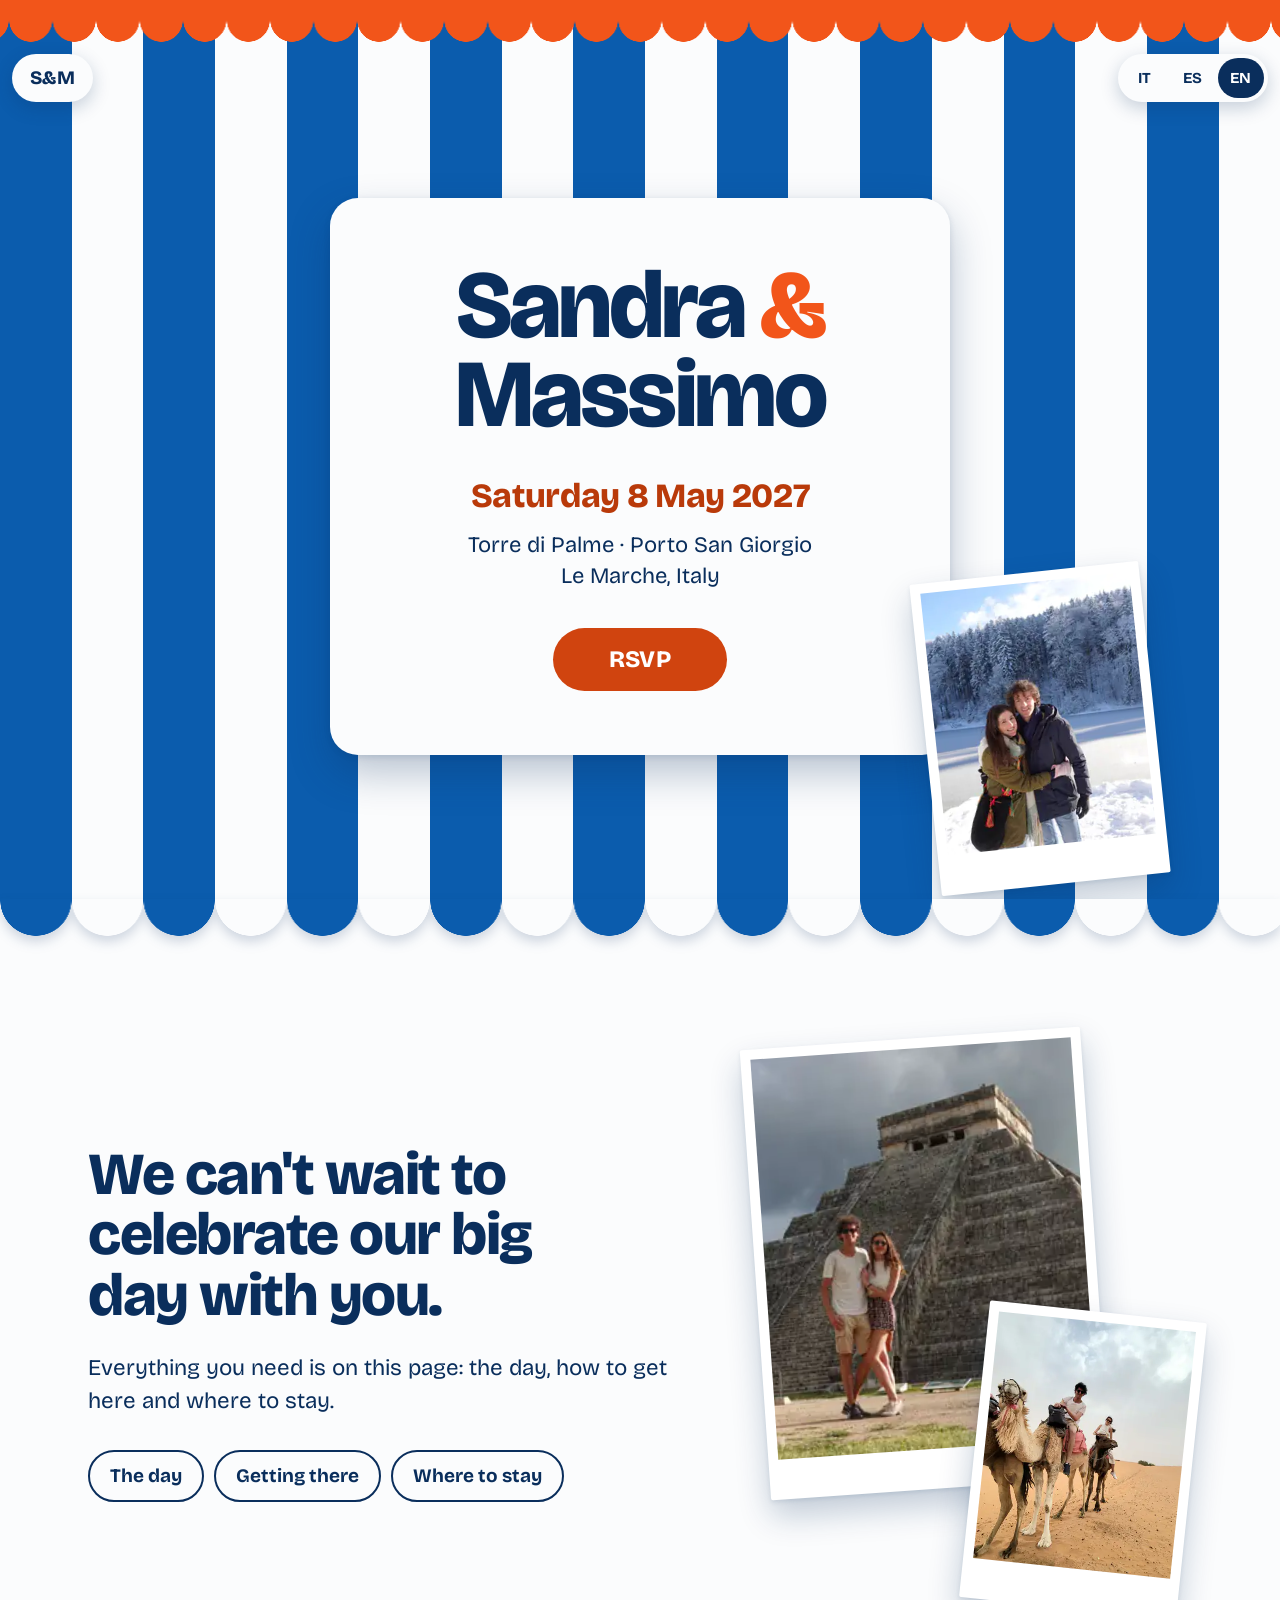
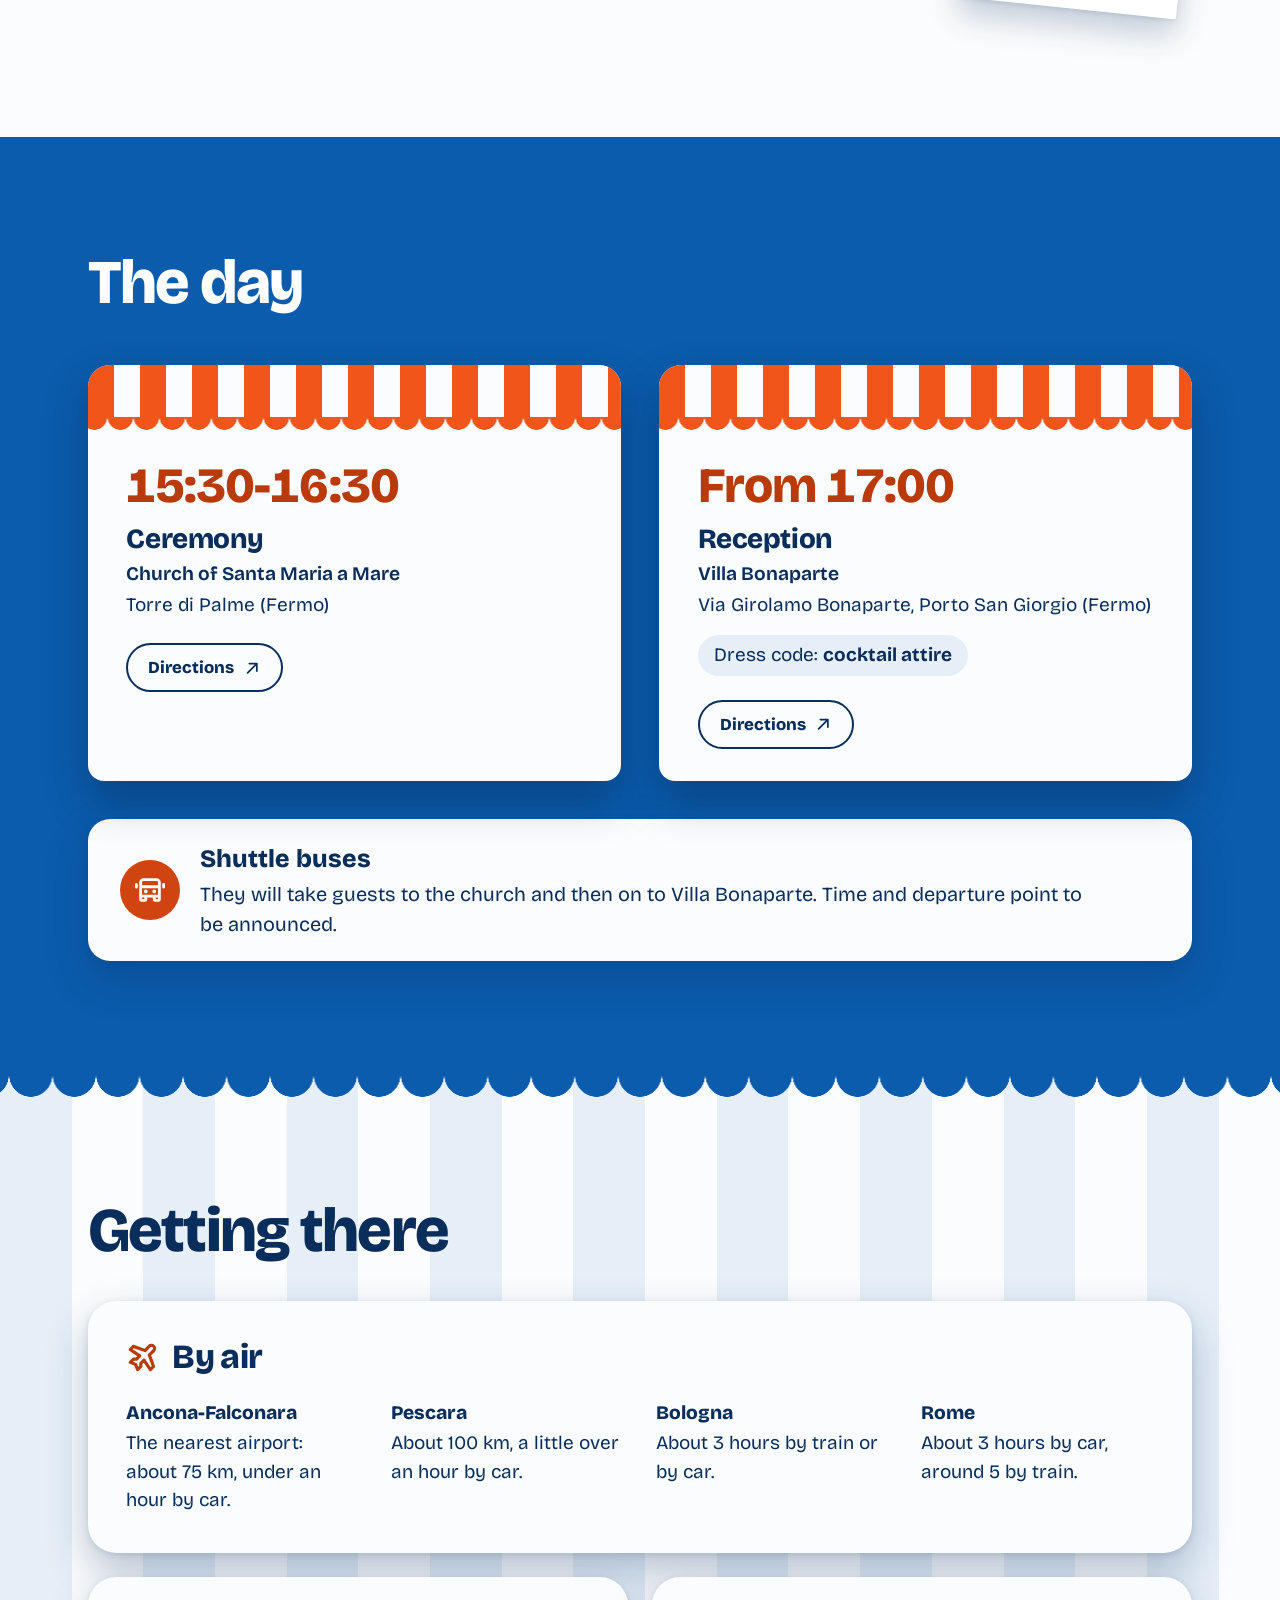
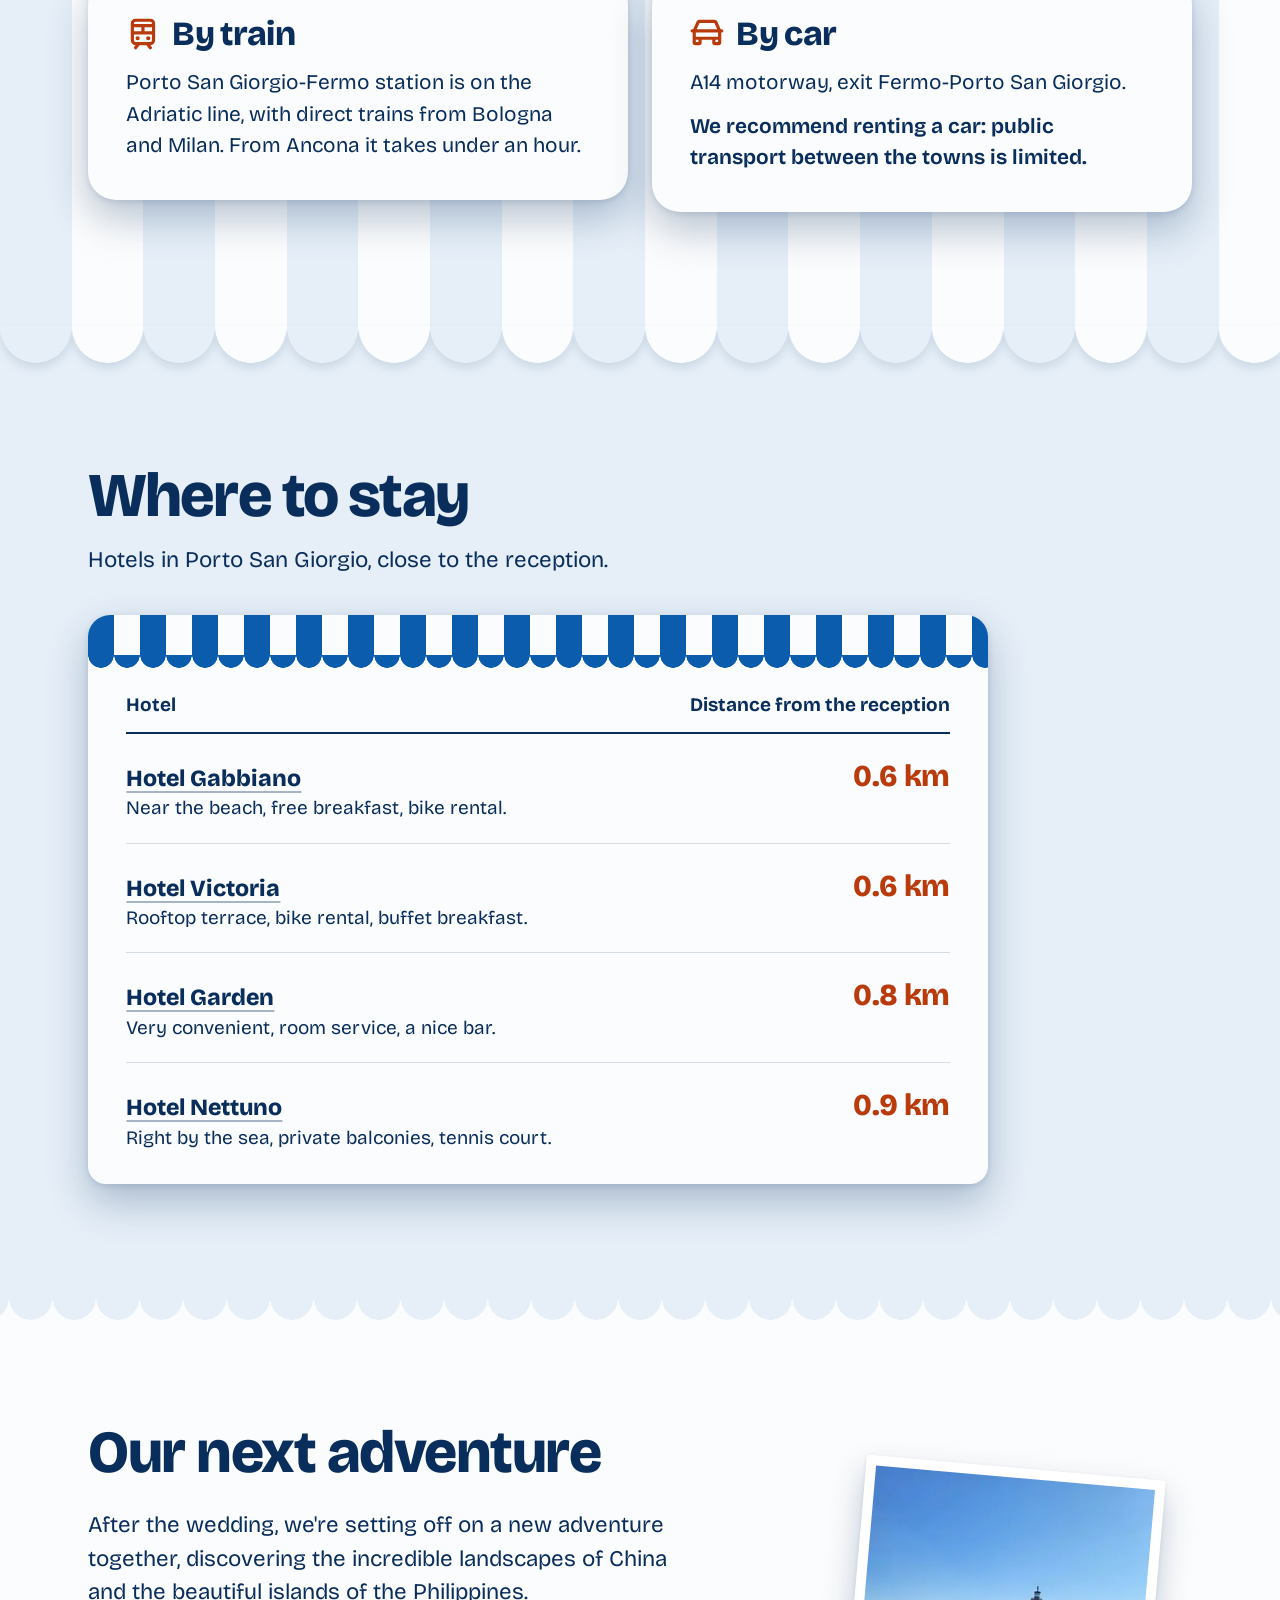
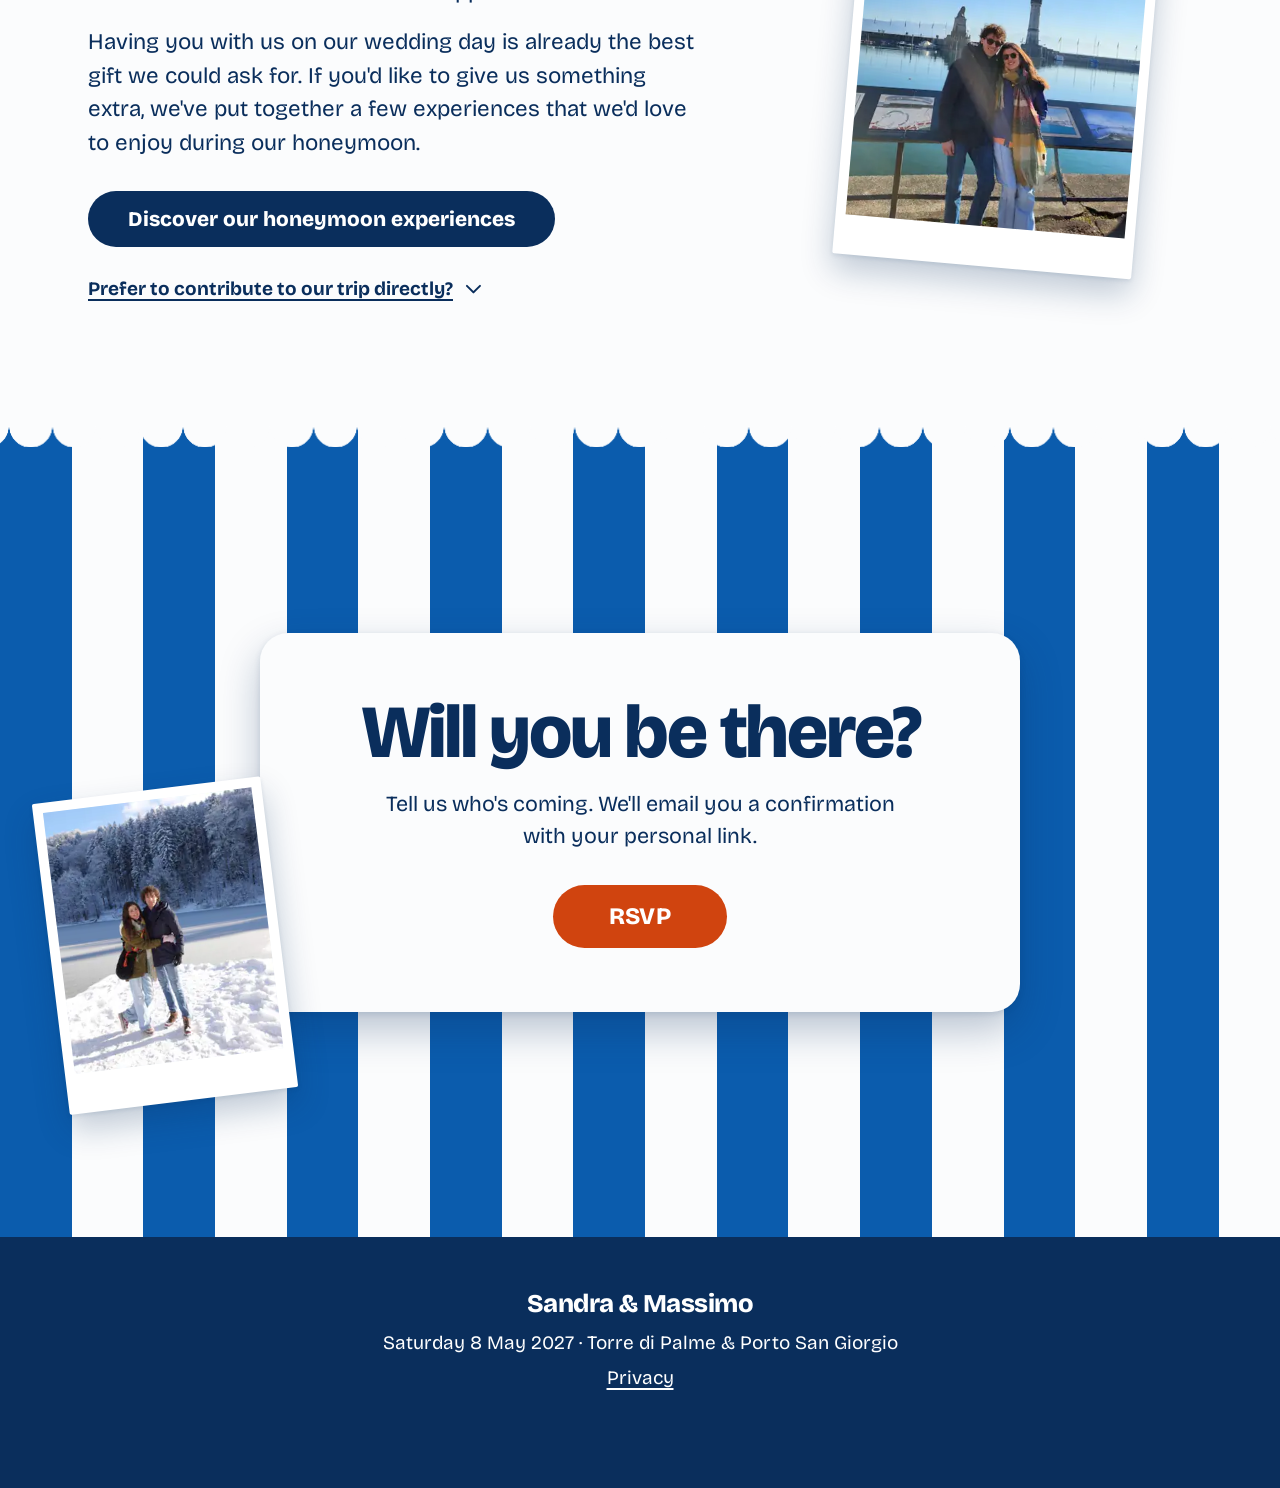
<file: index.html>
<!doctype html>
<html lang="en">
<head>
<meta charset="utf-8">
<meta name="viewport" content="width=device-width, initial-scale=1, viewport-fit=cover">
<title>Sandra &amp; Massimo · 8.5.2027</title>
<meta name="description" content="Saturday 8 May 2027, Torre di Palme and Porto San Giorgio (Le Marche, Italy). The day, getting there, where to stay and RSVP." data-i18n-attr="content:meta.desc">
<meta name="robots" content="noindex">
<meta name="theme-color" content="#0B5CAD">
<meta name="color-scheme" content="light">
<meta property="og:type" content="website">
<meta property="og:title" content="Sandra &amp; Massimo · 8.5.2027">
<meta property="og:description" content="Torre di Palme · Porto San Giorgio">
<meta property="og:image" content="https://sandra-and-massimo.github.io/wedding/og.jpg">
<meta property="og:image:width" content="1200">
<meta property="og:image:height" content="630">
<meta name="twitter:card" content="summary_large_image">
<link rel="icon" href="favicon.svg" type="image/svg+xml">
<link rel="preload" href="fonts/bricolage.woff2" as="font" type="font/woff2" crossorigin>
<link rel="preload" as="image" href="img/lake-close-800.webp" imagesrcset="img/lake-close-480.webp 480w, img/lake-close-800.webp 800w, img/lake-close-1200.webp 1200w" imagesizes="(max-width: 760px) 46vw, 300px">
<script>
(function(){var L=['it','es','en'],d=document.documentElement,h=location.hash.slice(1).toLowerCase(),q=(location.search.match(/[?&]lang=(\w\w)/)||[])[1],s=null,b;
try{s=localStorage.getItem('sm-lang')}catch(e){}
b=((navigator.languages&&navigator.languages[0])||navigator.language||'').slice(0,2).toLowerCase();
d.lang=L.indexOf(h)>-1?h:L.indexOf(q)>-1?q:L.indexOf(s)>-1?s:(b==='it'||b==='es')?b:'en';
d.className+=' js';setTimeout(function(){d.classList.add('ready')},1500);})();
</script>
<link rel="stylesheet" href="styles.css">
</head>
<body>
<a class="skip" href="#main" data-i18n="skip">Skip to content</a>

<nav class="langbar" aria-label="Language" data-i18n-attr="aria-label:lang.label">
  <button type="button" data-lang="it" lang="it" aria-label="Italiano">IT</button>
  <button type="button" data-lang="es" lang="es" aria-label="Español">ES</button>
  <button type="button" data-lang="en" lang="en" aria-label="English">EN</button>
</nav>

<header class="hero" id="top">
  <div class="hero-canvas" aria-hidden="true"></div>
  <div class="valance valance--top" aria-hidden="true"></div>
  <span class="monogram" aria-hidden="true">S&amp;M</span>
  <div class="hero-inner">
    <div class="sign hero-sign">
      <h1 class="names">Sandra <span class="amp">&amp;</span><br>Massimo</h1>
      <p class="hero-date" data-i18n="hero.date">Saturday 8 May 2027</p>
      <p class="hero-places"><span>Torre di Palme</span> <span class="sep" aria-hidden="true">·</span> <span>Porto San Giorgio</span><br><span data-i18n="hero.region">Le Marche, Italy</span></p>
      <a class="btn btn--rsvp" id="hero-rsvp" href="rsvp.html" data-href="rsvp.html" data-keep-lang data-i18n="rsvp.button">RSVP</a>
    </div>
    <figure class="polaroid polaroid--hero">
      <img src="img/lake-close-800.webp" srcset="img/lake-close-480.webp 480w, img/lake-close-800.webp 800w, img/lake-close-1200.webp 1200w" sizes="(max-width: 760px) 46vw, 300px" width="800" height="533" alt="Sandra and Massimo hugging on the snowy shore of a frozen lake" data-i18n-attr="alt:alt.lakeClose" fetchpriority="high">
    </figure>
  </div>
</header>

<main id="main" tabindex="-1">

<section class="welcome" aria-labelledby="welcome-title">
  <div class="hem" aria-hidden="true"></div>
  <div class="wrap welcome-grid">
    <div class="welcome-copy">
      <h2 id="welcome-title" class="statement" data-i18n="welcome.title">We can't wait to celebrate our big day with you.</h2>
      <p class="lede" data-i18n="welcome.text">Everything you need is on this page: the day, how to get here and where to stay.</p>
      <ul class="jump" aria-label="On this page" data-i18n-attr="aria-label:jump.label">
        <li><a href="#day" data-i18n="day.title">The day</a></li>
        <li><a href="#travel" data-i18n="travel.title">Getting there</a></li>
        <li><a href="#stay" data-i18n="stay.title">Where to stay</a></li>
      </ul>
    </div>
    <div class="welcome-photos">
      <figure class="polaroid polaroid--a" data-drop>
        <img src="img/pyramid-800.webp" srcset="img/pyramid-480.webp 480w, img/pyramid-800.webp 800w, img/pyramid-1200.webp 1200w" sizes="(max-width: 760px) 62vw, 380px" width="800" height="533" loading="lazy" decoding="async" alt="Sandra and Massimo in front of the pyramid at Chichén Itzá" data-i18n-attr="alt:alt.pyramid">
      </figure>
      <figure class="polaroid polaroid--b" data-drop>
        <img src="img/camels-800.webp" srcset="img/camels-480.webp 360w, img/camels-800.webp 600w, img/camels-1200.webp 900w" sizes="(max-width: 760px) 44vw, 260px" width="600" height="800" loading="lazy" decoding="async" alt="Sandra and Massimo riding camels in the desert" data-i18n-attr="alt:alt.camels">
      </figure>
    </div>
  </div>
</section>

<section class="day" id="day" aria-labelledby="day-title">
  <div class="wrap">
    <h2 id="day-title" class="h2 h2--light" data-i18n="day.title">The day</h2>
    <ol class="cabins">
      <li class="cabin">
        <div class="cabin-roof" aria-hidden="true"></div>
        <div class="cabin-body">
          <p class="cabin-time"><time datetime="2027-05-08T15:30">15:30</time>-<time datetime="2027-05-08T16:30">16:30</time></p>
          <h3 class="cabin-title" data-i18n="day.ceremony">Ceremony</h3>
          <p class="cabin-place" data-i18n="day.church">Church of Santa Maria a Mare</p>
          <p class="cabin-addr">Torre di Palme (Fermo)</p>
          <a class="btn btn--line" href="https://www.google.com/maps/search/?api=1&amp;query=Chiesa+di+Santa+Maria+a+Mare%2C+Torre+di+Palme%2C+Fermo" target="_blank" rel="noopener" aria-describedby="dir-ceremony">
            <span data-i18n="day.directions">Directions</span>
            <svg class="ic" viewBox="0 0 256 256" aria-hidden="true"><path d="M204,64V168a12,12,0,0,1-24,0V93L72.49,200.49a12,12,0,0,1-17-17L163,76H88a12,12,0,0,1,0-24H192A12,12,0,0,1,204,64Z"/></svg>
          </a>
          <span class="vh" id="dir-ceremony" data-i18n="day.mapsCeremony">Church of Santa Maria a Mare on Google Maps</span>
        </div>
      </li>
      <li class="cabin">
        <div class="cabin-roof" aria-hidden="true"></div>
        <div class="cabin-body">
          <p class="cabin-time"><span data-i18n="day.from">From</span> <time datetime="2027-05-08T17:00">17:00</time></p>
          <h3 class="cabin-title" data-i18n="day.reception">Reception</h3>
          <p class="cabin-place">Villa Bonaparte</p>
          <p class="cabin-addr">Via Girolamo Bonaparte, Porto San Giorgio (Fermo)</p>
          <p class="dress"><span data-i18n="day.dressLabel">Dress code</span>: <strong data-i18n="day.dress">cocktail attire</strong></p>
          <a class="btn btn--line" href="https://www.google.com/maps/search/?api=1&amp;query=Villa+Bonaparte%2C+Via+Girolamo+Bonaparte%2C+Porto+San+Giorgio" target="_blank" rel="noopener" aria-describedby="dir-reception">
            <span data-i18n="day.directions">Directions</span>
            <svg class="ic" viewBox="0 0 256 256" aria-hidden="true"><path d="M204,64V168a12,12,0,0,1-24,0V93L72.49,200.49a12,12,0,0,1-17-17L163,76H88a12,12,0,0,1,0-24H192A12,12,0,0,1,204,64Z"/></svg>
          </a>
          <span class="vh" id="dir-reception" data-i18n="day.mapsReception">Villa Bonaparte on Google Maps</span>
        </div>
      </li>
    </ol>
    <div class="shuttle sign">
      <span class="shuttle-ic" aria-hidden="true"><svg class="ic" viewBox="0 0 256 256"><path d="M184,28H72A36,36,0,0,0,36,64V208a20,20,0,0,0,20,20H84a20,20,0,0,0,20-20V192h48v16a20,20,0,0,0,20,20h28a20,20,0,0,0,20-20V64A36,36,0,0,0,184,28ZM60,168V112H196v56ZM72,52H184a12,12,0,0,1,12,12V88H60V64A12,12,0,0,1,72,52Zm8,152H60V192H80Zm96,0V192h20v12Zm-68-64a16,16,0,1,1-16-16A16,16,0,0,1,108,140Zm72,0a16,16,0,1,1-16-16A16,16,0,0,1,180,140Zm76-60v24a12,12,0,0,1-24,0V80a12,12,0,0,1,24,0ZM24,80v24a12,12,0,0,1-24,0V80a12,12,0,0,1,24,0Z"/></svg></span>
      <p><strong data-i18n="day.shuttleTitle">Shuttle buses</strong> <span data-i18n="day.shuttle">They will take guests to the church and then on to Villa Bonaparte. Time and departure point to be announced.</span></p>
    </div>
  </div>
  <div class="valance valance--hang valance--blue" aria-hidden="true"></div>
</section>

<section class="travel" id="travel" aria-labelledby="travel-title">
  <div class="wrap">
    <h2 id="travel-title" class="h2" data-i18n="travel.title">Getting there</h2>
    <div class="modes">
      <article class="mode sign">
        <h3 class="mode-name"><svg class="ic mode-ic" viewBox="0 0 256 256" aria-hidden="true"><path d="M190,115.31,217.21,89.7l.26-.26a36,36,0,0,0-50.91-50.91c-.09.08-.17.17-.26.26L140.69,66,60.1,36.71A12,12,0,0,0,47.52,39.5l-24,24A12,12,0,0,0,25.34,82l59.83,39.88L75,132H56a12,12,0,0,0-8.48,3.51l-24,24a12,12,0,0,0,4,19.62l35.23,14.1,14.06,35.14.09.22a12,12,0,0,0,19.76,3.7l23.81-23.81A12,12,0,0,0,124,200V181l10.13-10.13L174,230.65a12,12,0,0,0,18.47,1.830l24-24a12,12,0,0,0,2.79-12.59Zm-4.11,89.85L146,145.33a12,12,0,0,0-8.8-5.28A11.66,11.66,0,0,0,136,140a12,12,0,0,0-8.49,3.52l-24,24A12,12,0,0,0,100,176v19l-7.62,7.62-9.24-23.1a12,12,0,0,0-6.69-6.690l-23.1-9.24L61,156H80a12,12,0,0,0,8.48-3.51l24-24A12,12,0,0,0,110.66,110L50.84,70.12l8.24-8.25,80.83,29.39a12,12,0,0,0,12.84-3.05l30.89-32.82a12,12,0,0,1,17,17l-32.82,30.89a12,12,0,0,0-3.06,12.84l29.4,80.82Z"/></svg><span data-i18n="travel.air">By air</span></h3>
        <dl class="facts">
          <div><dt>Ancona-Falconara</dt><dd data-i18n="travel.ancona">The nearest airport: about 75 km, under an hour by car.</dd></div>
          <div><dt>Pescara</dt><dd data-i18n="travel.pescara">About 100 km, a little over an hour by car.</dd></div>
          <div><dt data-i18n="travel.bologna">Bologna</dt><dd data-i18n="travel.bolognaText">About 3 hours by train or by car.</dd></div>
          <div><dt data-i18n="travel.rome">Rome</dt><dd data-i18n="travel.romeText">About 3 hours by car, about 5 by train.</dd></div>
        </dl>
      </article>
      <article class="mode sign">
        <h3 class="mode-name"><svg class="ic mode-ic" viewBox="0 0 256 256" aria-hidden="true"><path d="M184,20H72A36,36,0,0,0,36,56V184a36,36,0,0,0,36,36h0l-9.6,12.8a12,12,0,1,0,19.2,14.4L102,220h52l20.4,27.2a12,12,0,0,0,19.2-14.4L184,220h0a36,36,0,0,0,36-36V56A36,36,0,0,0,184,20ZM60,116V84h56v32Zm80-32h56v32H140ZM72,44H184a12,12,0,0,1,12,12v4H60V56A12,12,0,0,1,72,44ZM184,196H72a12,12,0,0,1-12-12V140H196v44A12,12,0,0,1,184,196Zm-80-28a16,16,0,1,1-16-16A16,16,0,0,1,104,168Zm80,0a16,16,0,1,1-16-16A16,16,0,0,1,184,168Z"/></svg><span data-i18n="travel.train">By train</span></h3>
        <p data-i18n="travel.trainText">Porto San Giorgio-Fermo station is on the Adriatic line, with direct trains from Bologna and Milan. From Ancona it takes under an hour.</p>
      </article>
      <article class="mode sign">
        <h3 class="mode-name"><svg class="ic mode-ic" viewBox="0 0 256 256" aria-hidden="true"><path d="M240,100h-8.2L205.08,39.88A20,20,0,0,0,186.8,28H69.2A20,20,0,0,0,50.92,39.88L24.2,100H16a12,12,0,0,0,0,24h4v76a20,20,0,0,0,20,20H68a20,20,0,0,0,20-20V180h80v20a20,20,0,0,0,20,20h28a20,20,0,0,0,20-20V124h4a12,12,0,0,0,0-24ZM71.8,52H184.2l21.33,48H50.47ZM64,196H44V180H64Zm128,0V180h20v16Zm20-40H44V124H212Z"/></svg><span data-i18n="travel.car">By car</span></h3>
        <p data-i18n="travel.carText">A14 motorway, exit Fermo-Porto San Giorgio.</p>
        <p class="note" data-i18n="travel.carNote">We recommend renting a car: public transport between the towns is limited.</p>
      </article>
    </div>
  </div>
</section>

<section class="stay" id="stay" aria-labelledby="stay-title">
  <div class="hem hem--pale" aria-hidden="true"></div>
  <div class="wrap">
    <h2 id="stay-title" class="h2" data-i18n="stay.title">Where to stay</h2>
    <p class="lede" data-i18n="stay.intro">Hotels in Porto San Giorgio, close to the reception.</p>
    <div class="board sign">
      <div class="board-roof" aria-hidden="true"></div>
      <p class="board-head"><span>Hotel</span><span data-i18n="stay.distHead">Distance from the reception</span></p>
      <ul class="hotels">
        <li class="hotel">
          <div class="hotel-main">
            <h3><a href="https://www.google.com/maps/search/?api=1&amp;query=Hotel+Gabbiano+Porto+San+Giorgio" target="_blank" rel="noopener">Hotel Gabbiano</a></h3>
            <p data-i18n="stay.gabbiano">Near the beach, free breakfast, bike rental.</p>
          </div>
          <p class="hotel-km" data-i18n="stay.km06">0.6 km</p>
        </li>
        <li class="hotel">
          <div class="hotel-main">
            <h3><a href="https://www.google.com/maps/search/?api=1&amp;query=Hotel+Victoria+Porto+San+Giorgio" target="_blank" rel="noopener">Hotel Victoria</a></h3>
            <p data-i18n="stay.victoria">Rooftop terrace, bike rental, buffet breakfast.</p>
          </div>
          <p class="hotel-km" data-i18n="stay.km06">0.6 km</p>
        </li>
        <li class="hotel">
          <div class="hotel-main">
            <h3><a href="https://www.google.com/maps/search/?api=1&amp;query=Hotel+Garden+Porto+San+Giorgio" target="_blank" rel="noopener">Hotel Garden</a></h3>
            <p data-i18n="stay.garden">Very convenient, room service, a nice bar.</p>
          </div>
          <p class="hotel-km" data-i18n="stay.km08">0.8 km</p>
        </li>
        <li class="hotel">
          <div class="hotel-main">
            <h3><a href="https://www.google.com/maps/search/?api=1&amp;query=Hotel+Nettuno+Porto+San+Giorgio" target="_blank" rel="noopener">Hotel Nettuno</a></h3>
            <p data-i18n="stay.nettuno">Right by the sea, private balconies, tennis court.</p>
          </div>
          <p class="hotel-km" data-i18n="stay.km09">0.9 km</p>
        </li>
      </ul>
    </div>
  </div>
  <div class="valance valance--hang valance--tint" aria-hidden="true"></div>
</section>

<section class="gift-cta" id="honeymoon" aria-labelledby="gift-title">
  <div class="wrap gift-cta-grid">
    <div class="gift-cta-copy">
      <h2 id="gift-title" class="statement" data-i18n="giftcta.title">Our next adventure</h2>
      <p class="lede" data-i18n="giftcta.text">After the wedding, we're setting off on a new adventure together, discovering the incredible landscapes of China and the beautiful islands of the Philippines.</p>
      <p class="lede gift-cta-more" data-i18n="giftcta.text2">Having you with us on our wedding day is already the best gift we could ask for. If you'd like to give us something extra, we've put together a few experiences that we'd love to enjoy during our honeymoon.</p>
      <a class="btn btn--navy" href="honeymoon.html" data-href="honeymoon.html" data-keep-lang data-i18n="giftcta.button">Discover our honeymoon experiences</a>
      <details class="direct" id="direct">
        <summary><span data-i18n="giftcta.direct">Prefer to contribute to our trip directly?</span><svg class="ic direct-caret" viewBox="0 0 256 256" aria-hidden="true" data-icon="caret-down"></svg></summary>
        <div class="direct-body">
          <p data-i18n="g.directIntro">Here's everything you need. If you'd like us to know the gift is from you, write your name in the payment description.</p>
          <div class="pay-methods" id="direct-methods"></div>
          <p class="direct-thanks" data-i18n="g.directThanks">Thank you, from both of us!</p>
        </div>
      </details>
    </div>
    <figure class="polaroid polaroid--gift" data-drop>
      <img src="img/harbour-800.webp" srcset="img/harbour-480.webp 360w, img/harbour-800.webp 600w, img/harbour-1200.webp 900w" sizes="(max-width: 760px) 58vw, 300px" width="600" height="800" loading="lazy" decoding="async" alt="Sandra and Massimo on a harbour wall in winter, with a lighthouse and a lion statue on the water behind them" data-i18n-attr="alt:alt.harbour">
    </figure>
  </div>
  <div class="valance valance--hang valance--canvas" aria-hidden="true"></div>
</section>

<section class="rsvp" id="rsvp" aria-labelledby="rsvp-title">
  <div class="hero-canvas" aria-hidden="true"></div>
  <div class="rsvp-inner">
    <div class="sign rsvp-sign">
      <h2 id="rsvp-title" class="rsvp-title" data-i18n="rsvp.title">Will you be there?</h2>
      <p data-i18n="rsvp.text">Tell us who's coming. We'll email you a confirmation with your personal link.</p>
      <a class="btn btn--rsvp" id="close-rsvp" href="rsvp.html" data-href="rsvp.html" data-keep-lang data-i18n="rsvp.button">RSVP</a>
    </div>
    <figure class="polaroid polaroid--close" data-drop>
      <img src="img/lake-wide-800.webp" srcset="img/lake-wide-480.webp 480w, img/lake-wide-800.webp 800w, img/lake-wide-1200.webp 1200w" sizes="(max-width: 760px) 60vw, 300px" width="800" height="533" loading="lazy" decoding="async" alt="Sandra and Massimo standing in the snow at the edge of a frozen lake, with a snowy forest behind" data-i18n-attr="alt:alt.lakeWide">
    </figure>
  </div>
</section>

</main>

<footer class="foot">
  <p class="foot-names">Sandra &amp; Massimo</p>
  <p data-i18n="foot.date">8 May 2027 · Torre di Palme &amp; Porto San Giorgio</p>
  <p><a href="privacy.html" data-href="privacy.html" data-keep-lang data-i18n="foot.privacy">Privacy</a></p>
</footer>

<a class="btn btn--rsvp float-rsvp" href="rsvp.html" data-href="rsvp.html" data-keep-lang data-i18n="rsvp.button" tabindex="-1" aria-hidden="true">RSVP</a>

<script src="icons.js"></script>
<script src="gift-config.js"></script>
<script src="main.js"></script>
<script src="pay.js"></script>
</body>
</html>
</file>
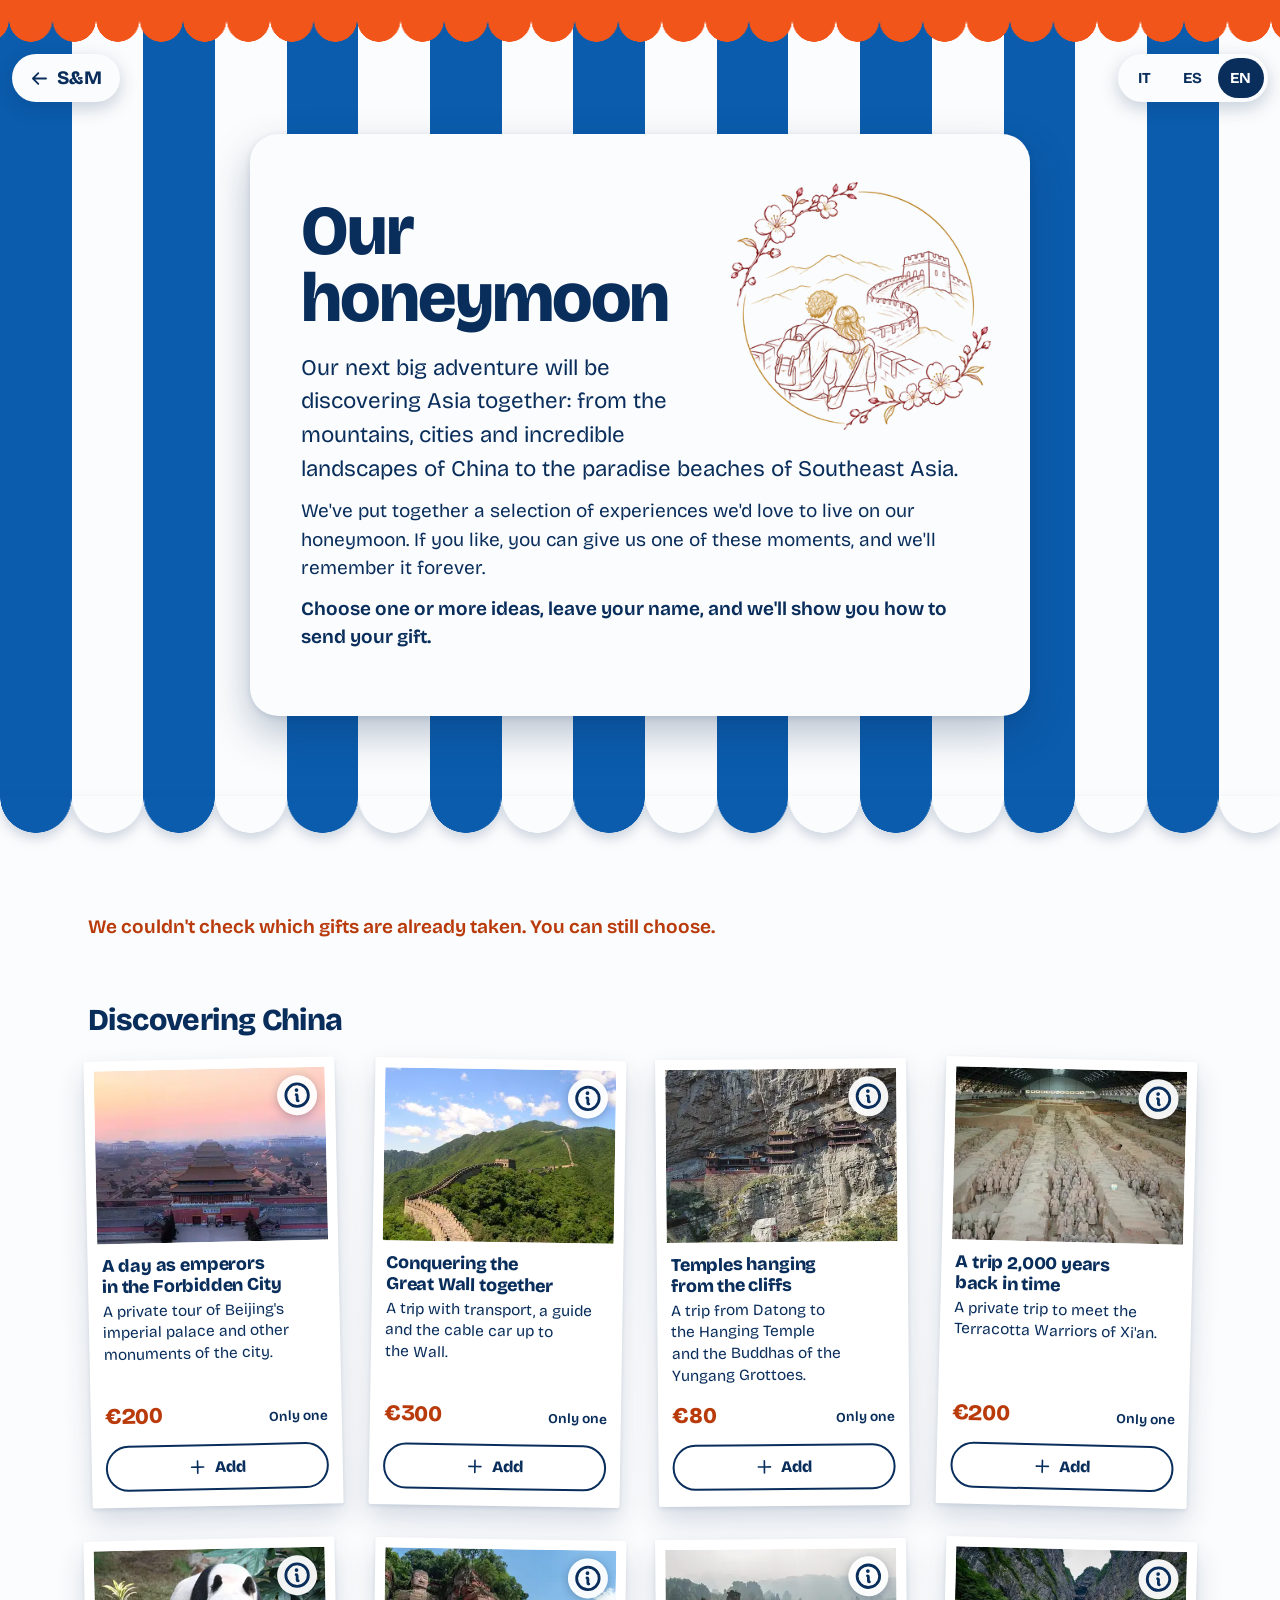
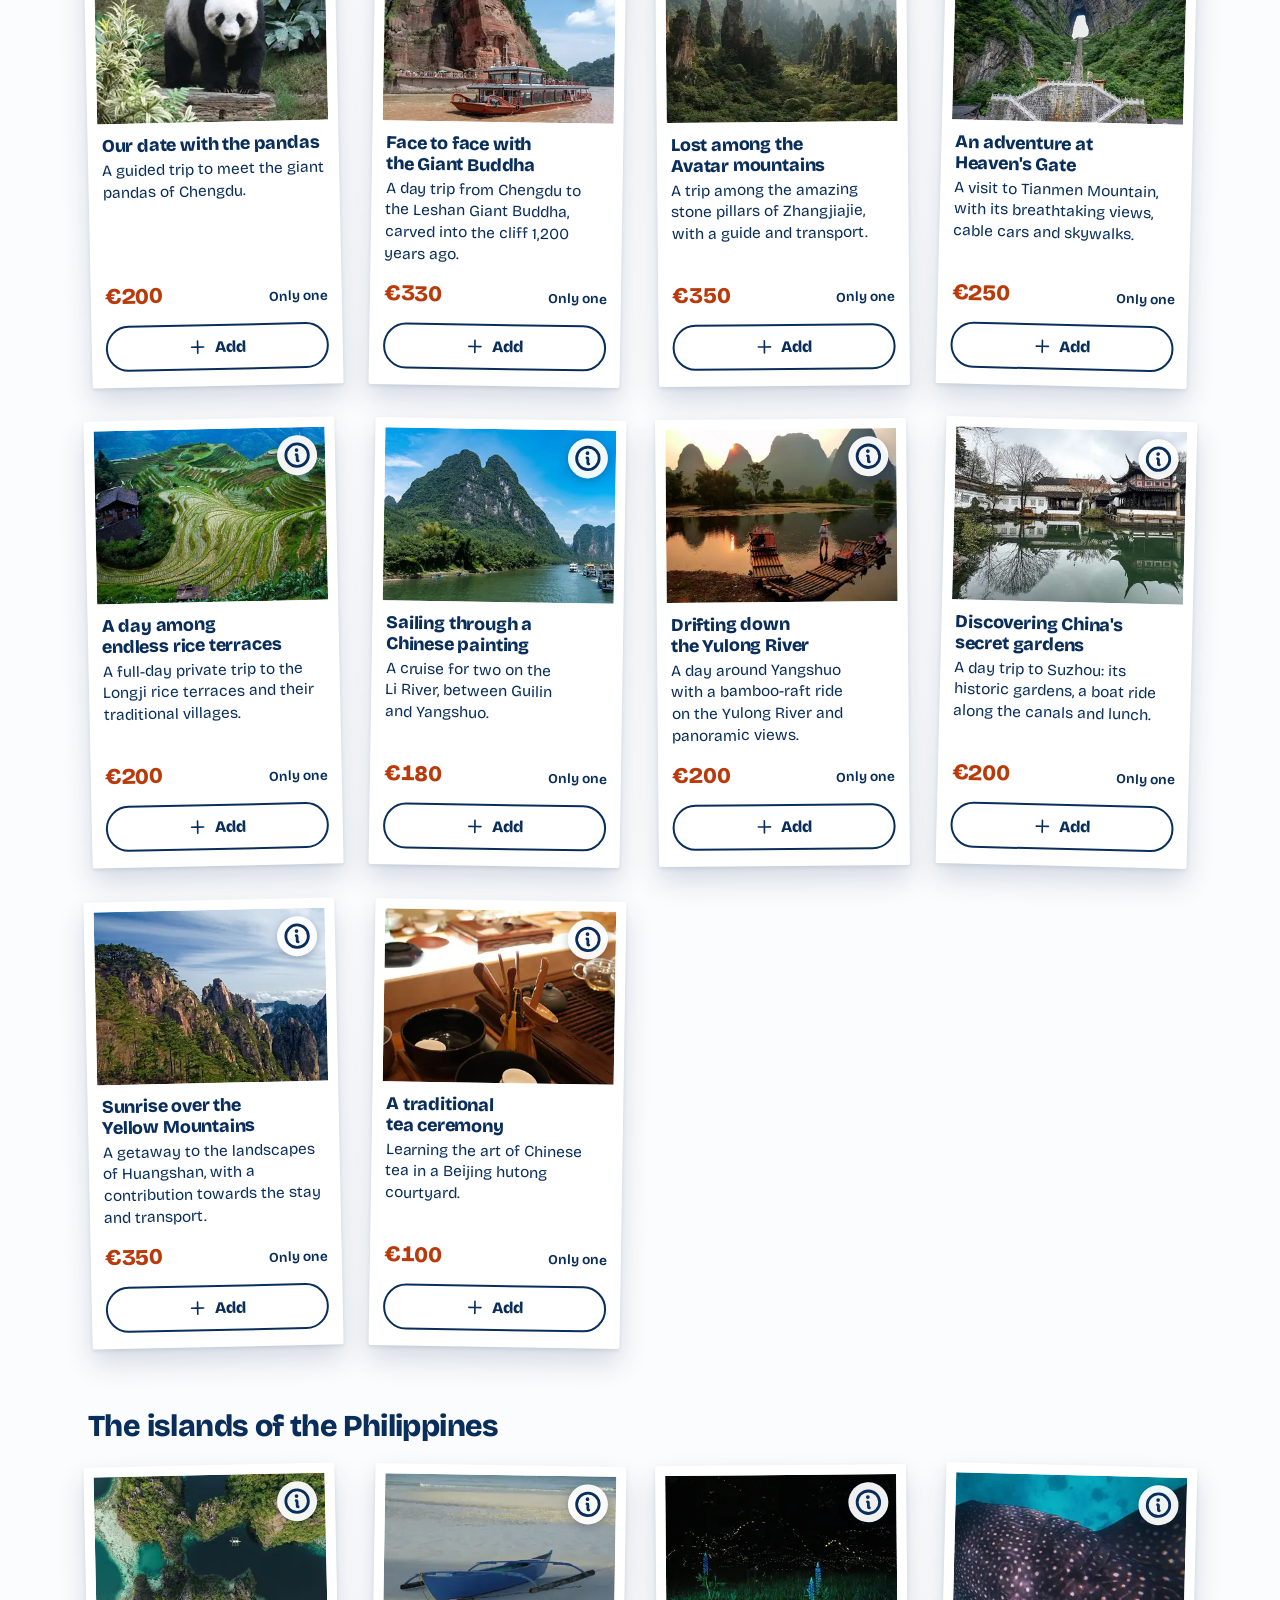
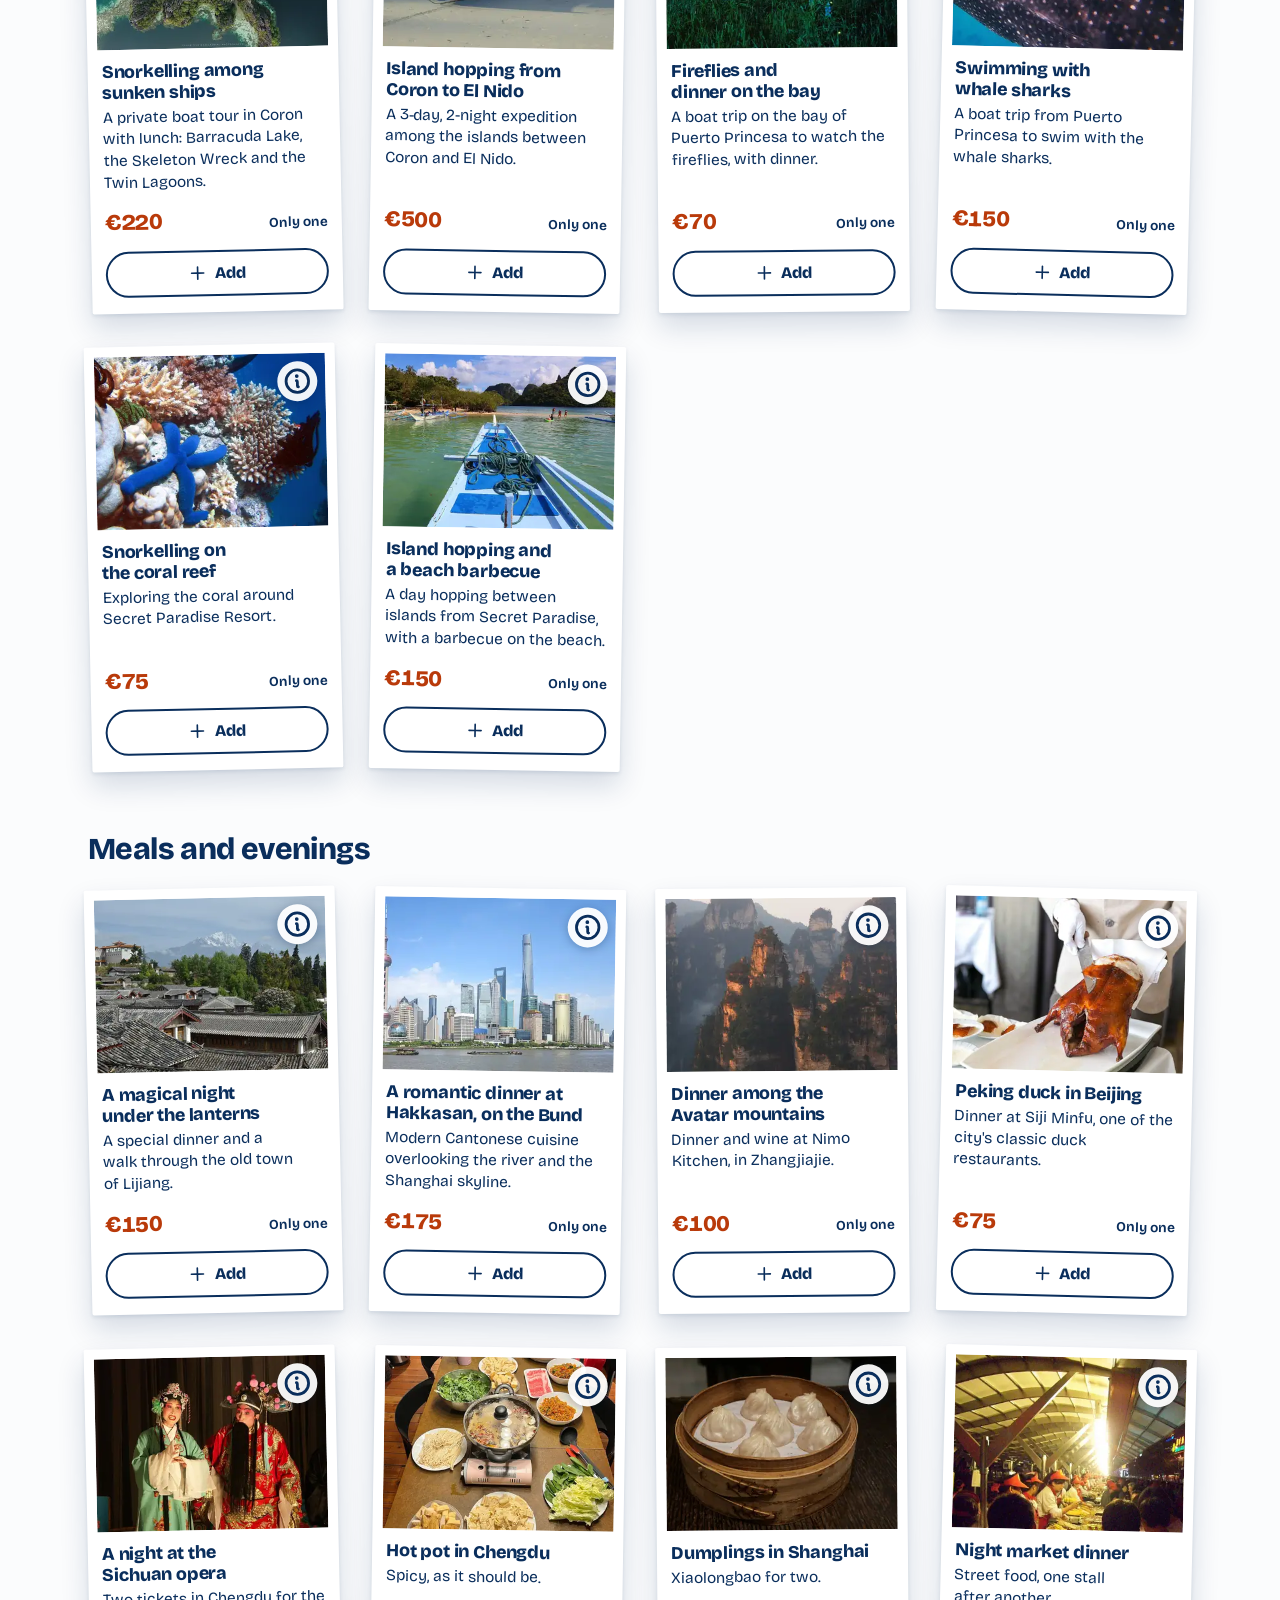
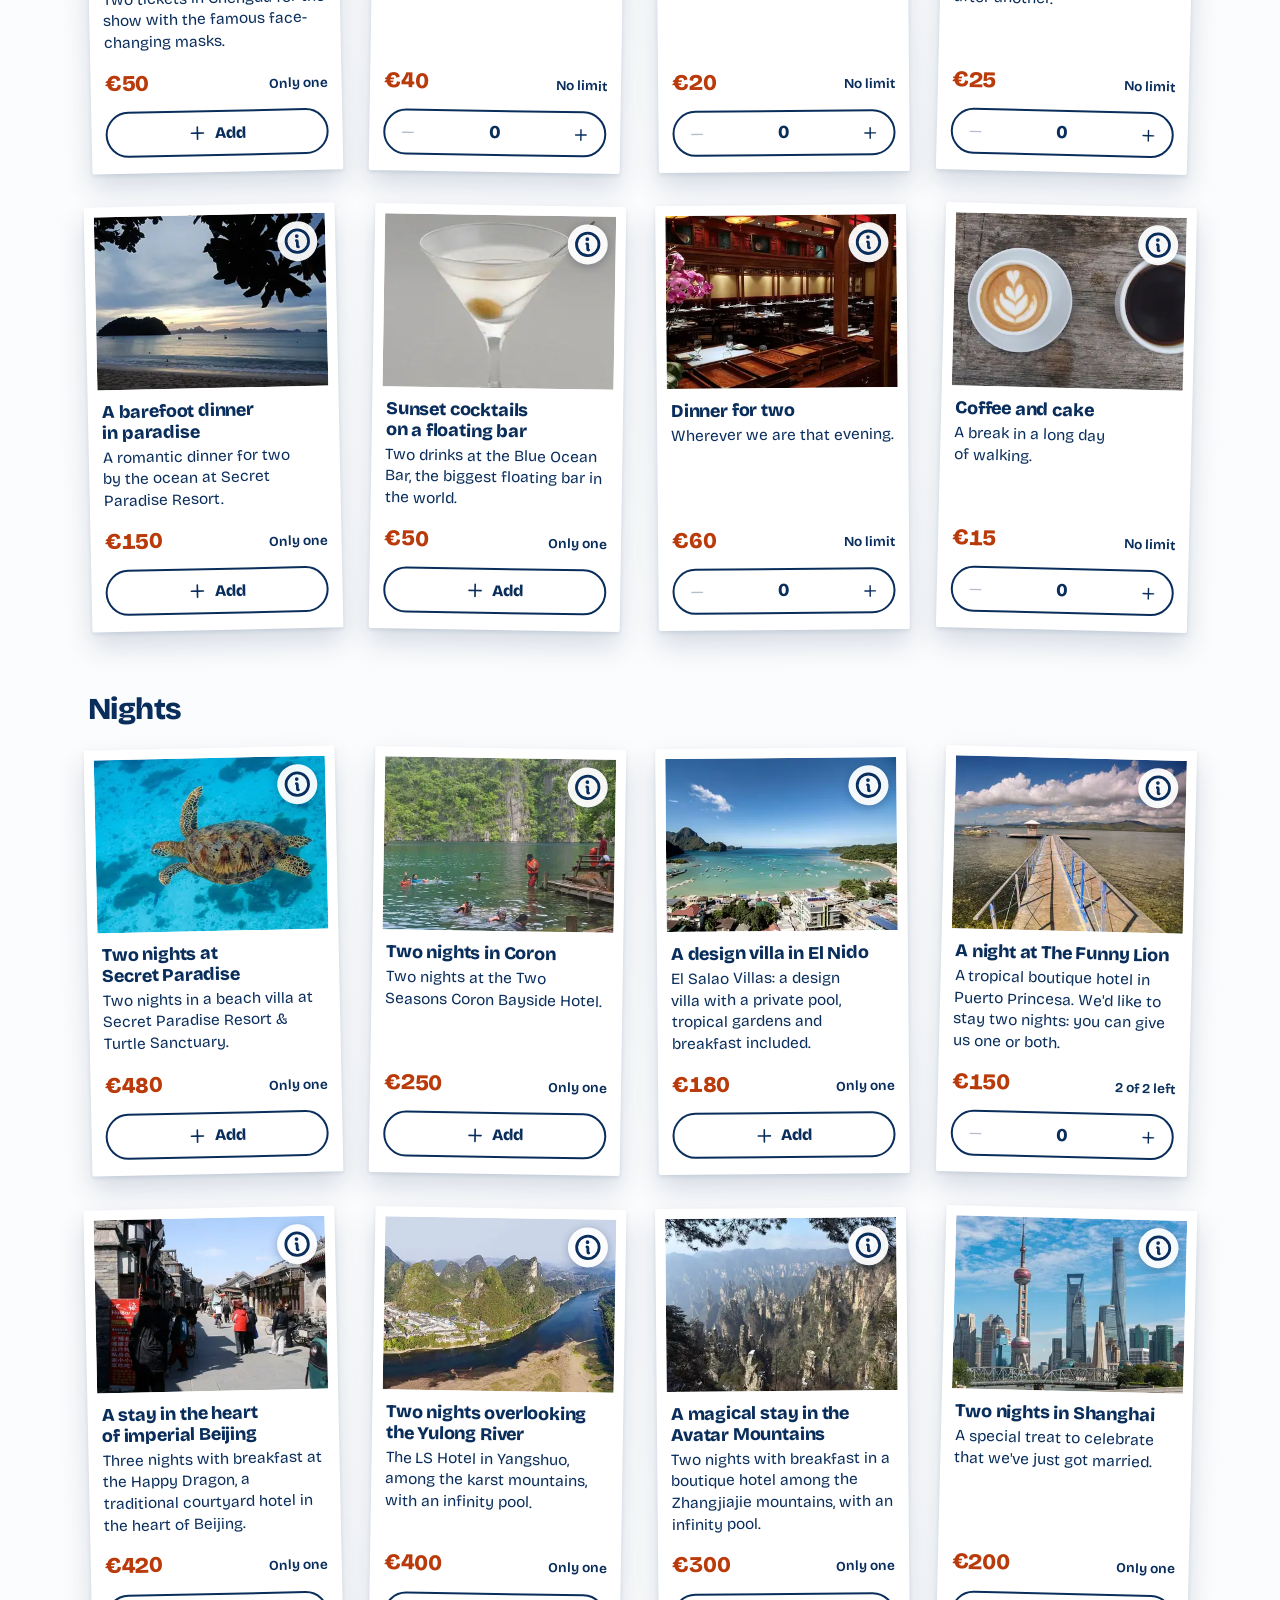
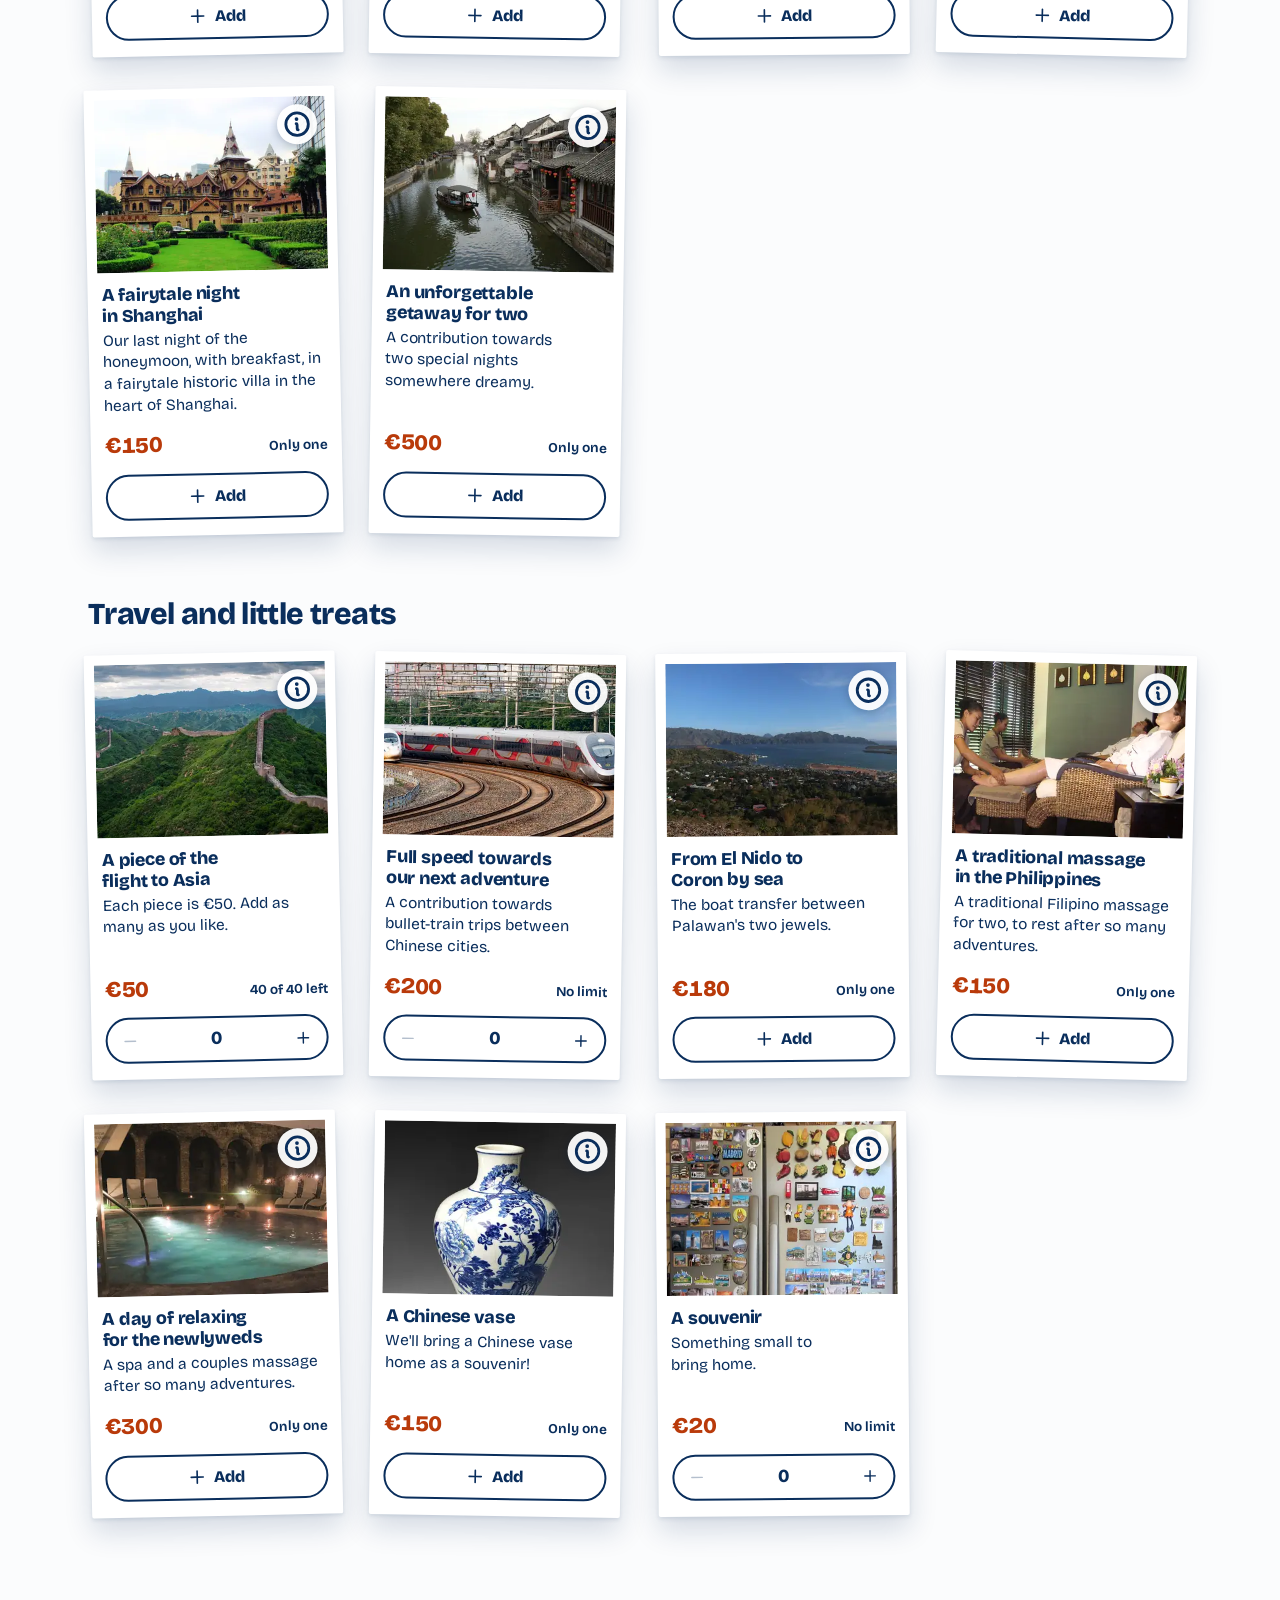
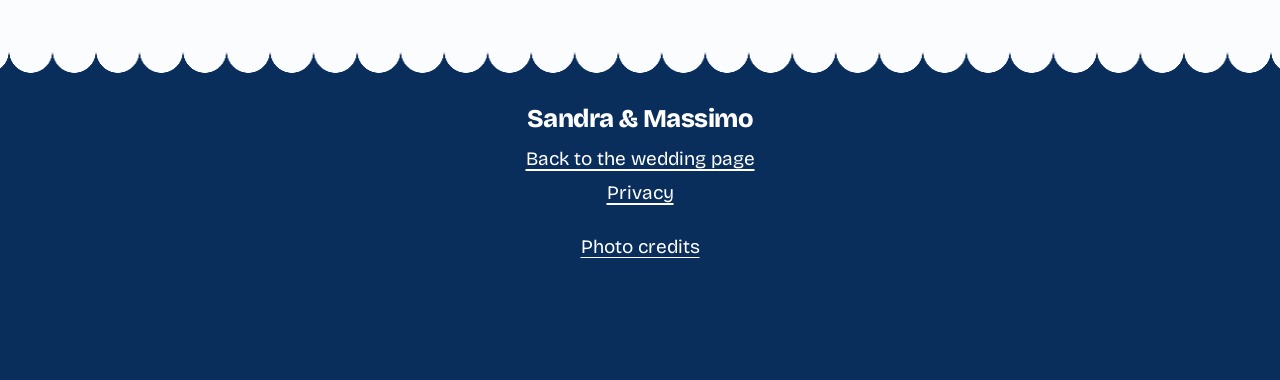
<file: honeymoon.html>
<!doctype html>
<html lang="en" data-title-key="meta.giftTitle">
<head>
<meta charset="utf-8">
<meta name="viewport" content="width=device-width, initial-scale=1, viewport-fit=cover">
<title>Our honeymoon · Sandra &amp; Massimo</title>
<meta name="description" content="Ideas for Sandra &amp; Massimo's honeymoon in Asia." data-i18n-attr="content:meta.giftDesc">
<meta name="robots" content="noindex">
<meta name="theme-color" content="#0B5CAD">
<meta name="color-scheme" content="light">
<meta property="og:type" content="website">
<meta property="og:title" content="Sandra &amp; Massimo · 8.5.2027">
<meta property="og:description" content="Our honeymoon in Asia">
<meta property="og:image" content="https://sandra-and-massimo.github.io/wedding/og.jpg">
<link rel="icon" href="favicon.svg" type="image/svg+xml">
<link rel="preload" href="fonts/bricolage.woff2" as="font" type="font/woff2" crossorigin>
<script>
(function(){var L=['it','es','en'],d=document.documentElement,h=location.hash.slice(1).toLowerCase(),q=(location.search.match(/[?&]lang=(\w\w)/)||[])[1],s=null,b;
try{s=localStorage.getItem('sm-lang')}catch(e){}
b=((navigator.languages&&navigator.languages[0])||navigator.language||'').slice(0,2).toLowerCase();
d.lang=L.indexOf(h)>-1?h:L.indexOf(q)>-1?q:L.indexOf(s)>-1?s:(b==='it'||b==='es')?b:'en';
d.className+=' js';setTimeout(function(){d.classList.add('ready')},1500);})();
</script>
<link rel="stylesheet" href="styles.css">
<link rel="stylesheet" href="gifts.css">
</head>
<body class="gifts-page">
<a class="skip" href="#ideas" data-i18n="skip">Skip to content</a>

<nav class="langbar" aria-label="Language" data-i18n-attr="aria-label:lang.label">
  <button type="button" data-lang="it" lang="it" aria-label="Italiano">IT</button>
  <button type="button" data-lang="es" lang="es" aria-label="Español">ES</button>
  <button type="button" data-lang="en" lang="en" aria-label="English">EN</button>
</nav>

<header class="hero hero--short">
  <div class="hero-canvas" aria-hidden="true"></div>
  <div class="valance valance--top" aria-hidden="true"></div>
  <a class="monogram monogram--link" href="index.html" data-href="index.html" data-keep-lang aria-label="Back to the wedding page" data-i18n-attr="aria-label:g.back">
    <svg class="ic" viewBox="0 0 256 256" aria-hidden="true" data-icon="arrow-left"></svg><span>S&amp;M</span>
  </a>
  <div class="hero-inner">
    <div class="sign hero-sign gift-intro">
      <img class="gift-drawing" src="img/us-china-320.webp" srcset="img/us-china-320.webp 320w, img/us-china-640.webp 640w" sizes="(max-width: 640px) 220px, 260px" width="979" height="932" decoding="async" fetchpriority="high" alt="A drawing of Sandra and Massimo, arm in arm, looking at the Great Wall of China" data-i18n-attr="alt:g.drawingAlt">
      <h1 class="gift-title" data-i18n="g.title">Our honeymoon</h1>
      <p class="gift-lede" data-i18n="g.intro">Our next big adventure will be discovering Asia together: from the mountains, cities and incredible landscapes of China to the paradise beaches of Southeast Asia.</p>
      <p data-i18n="g.intro2">We've put together a selection of experiences we'd love to live on our honeymoon. If you like, you can give us one of these moments, and we'll remember it forever.</p>
      <p class="gift-how" data-i18n="g.how">Choose one or more ideas, leave your name, and we'll show you how to send your gift.</p>
    </div>
  </div>
</header>

<main id="main">
  <section class="ideas" id="ideas" tabindex="-1" aria-labelledby="ideas-title">
    <div class="hem" aria-hidden="true"></div>
    <div class="wrap">
      <h2 class="vh" id="ideas-title" data-i18n="g.ideasTitle">Ideas for our trip</h2>
      <p class="ideas-status" id="ideas-status" role="status" hidden></p>
      <div class="ideas-panel" id="ideas-panel"></div>
      <noscript>
        <p class="sign noscript">This page needs JavaScript. · Questa pagina richiede JavaScript. · Esta página necesita JavaScript.</p>
      </noscript>
    </div>
    <div class="valance valance--hang valance--canvas" aria-hidden="true"></div>
  </section>

  <section class="checkout" id="checkout" aria-labelledby="checkout-title" hidden>
    <div class="wrap">
      <div class="sign checkout-sign">
        <h2 id="checkout-title" class="h2" data-i18n="g.cartTitle">Your gift</h2>
        <p class="demo-note" id="demo-note" hidden data-i18n="g.demo">Demo mode: Supabase isn't connected yet, so choices aren't saved.</p>
        <div id="cart"></div>
        <form class="pledge" id="pledge" novalidate hidden>
          <p class="signed-as" id="giver" hidden><span id="giver-text"></span> <button type="button" class="btn-text" id="giver-reset" data-i18n="g.notYou">Not you?</button></p>
          <div class="field-row" id="giver-fields">
            <div class="field">
              <label for="f-first" data-i18n="g.first">First name</label>
              <input id="f-first" name="first" autocomplete="given-name" required maxlength="80">
            </div>
            <div class="field">
              <label for="f-last" data-i18n="g.last">Last name</label>
              <input id="f-last" name="last" autocomplete="family-name" required maxlength="80">
            </div>
          </div>
          <div class="field" id="giver-email">
            <label for="f-email" data-i18n="g.email">Email</label>
            <input id="f-email" name="email" type="email" autocomplete="email" inputmode="email" maxlength="200">
            <label class="consent"><input type="checkbox" id="f-news" name="news"><span data-i18n="news.optin">Keep us posted by email if anything changes (times, shuttle…). Only about the wedding.</span></label>
          </div>
          <p class="privacy"><span data-i18n="g.privacy">We need your name and email to know who to thank. Only Sandra and Massimo will see them.</span> <a class="privacy-link" href="privacy.html" data-href="privacy.html" data-keep-lang target="_blank" rel="noopener" data-i18n="priv.link">How we handle your data</a></p>
          <p class="form-error" id="form-error" role="alert" hidden></p>
          <button class="btn btn--rsvp" type="submit" id="pledge-submit" data-i18n="g.next">Show me how to give</button>
        </form>
        <div class="result" id="result" hidden tabindex="-1"></div>
      </div>
    </div>
  </section>
</main>

<dialog class="gift-sheet" id="gift-info" aria-labelledby="gi-title">
  <form method="dialog" class="gi-close-form"><button class="gi-close" aria-label="Close" data-i18n-attr="aria-label:g.close"><svg class="ic" viewBox="0 0 256 256" aria-hidden="true" data-icon="x"></svg></button></form>
  <div id="gi-content"></div>
</dialog>

<footer class="foot">
  <p class="foot-names">Sandra &amp; Massimo</p>
  <p><a href="index.html" data-href="index.html" data-keep-lang data-i18n="g.back">Back to the wedding page</a></p>
  <p><a href="privacy.html" data-href="privacy.html" data-keep-lang data-i18n="foot.privacy">Privacy</a></p>
  <details class="credits">
    <summary data-i18n="g.credits">Photo credits</summary>
    <div class="credits-body">
      <p data-i18n="g.creditsNote">Photos from Wikimedia Commons, cropped and resized.</p>
      <ul id="photo-credits"></ul>
    </div>
  </details>
</footer>

<div class="basket-bar" id="basket-bar" hidden>
  <p class="basket-sum"><span id="basket-count"></span> · <strong id="basket-total"></strong></p>
  <a class="btn btn--rsvp" href="#checkout" data-i18n="g.continue">Continue</a>
</div>

<script src="icons.js"></script>
<script src="gift-config.js"></script>
<script src="gifts-data.js"></script>
<script src="gifts-credits.js"></script>
<script src="main.js"></script>
<script src="pay.js"></script>
<script src="gifts.js"></script>
</body>
</html>
</file>
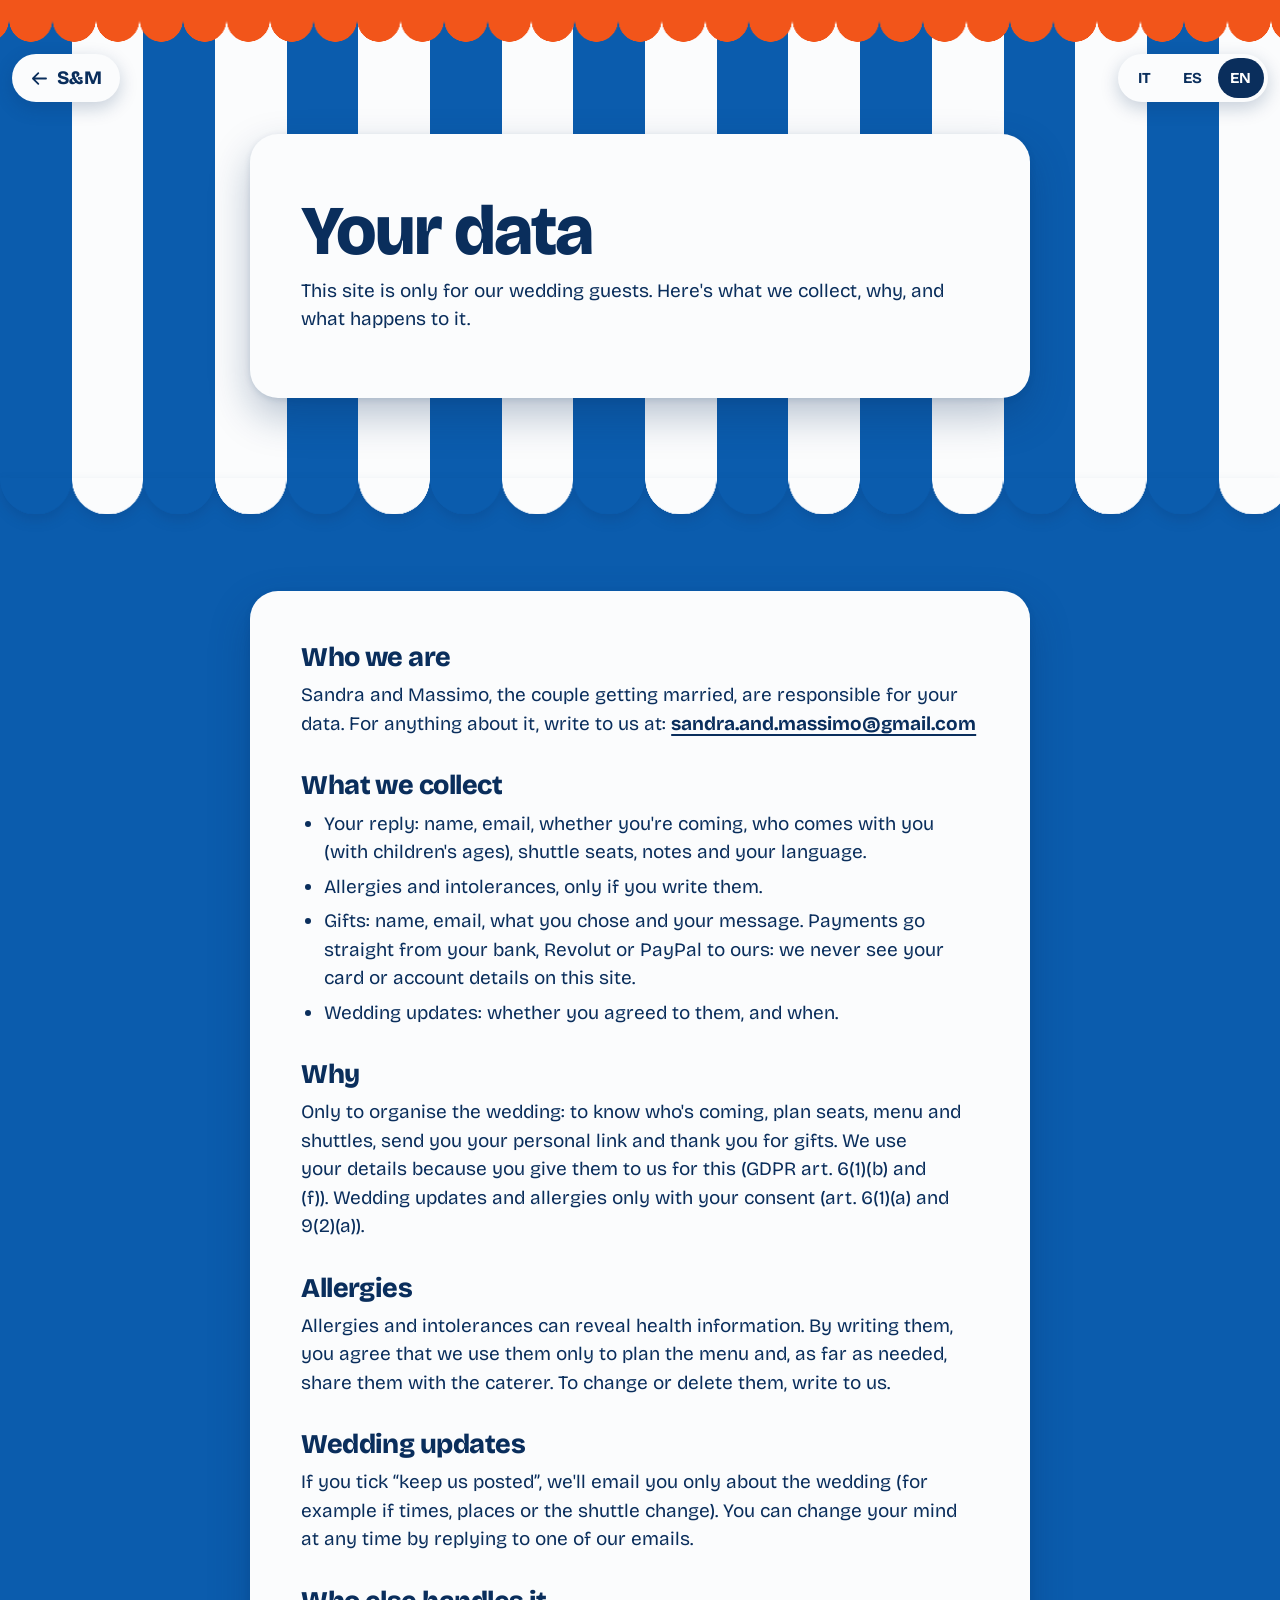
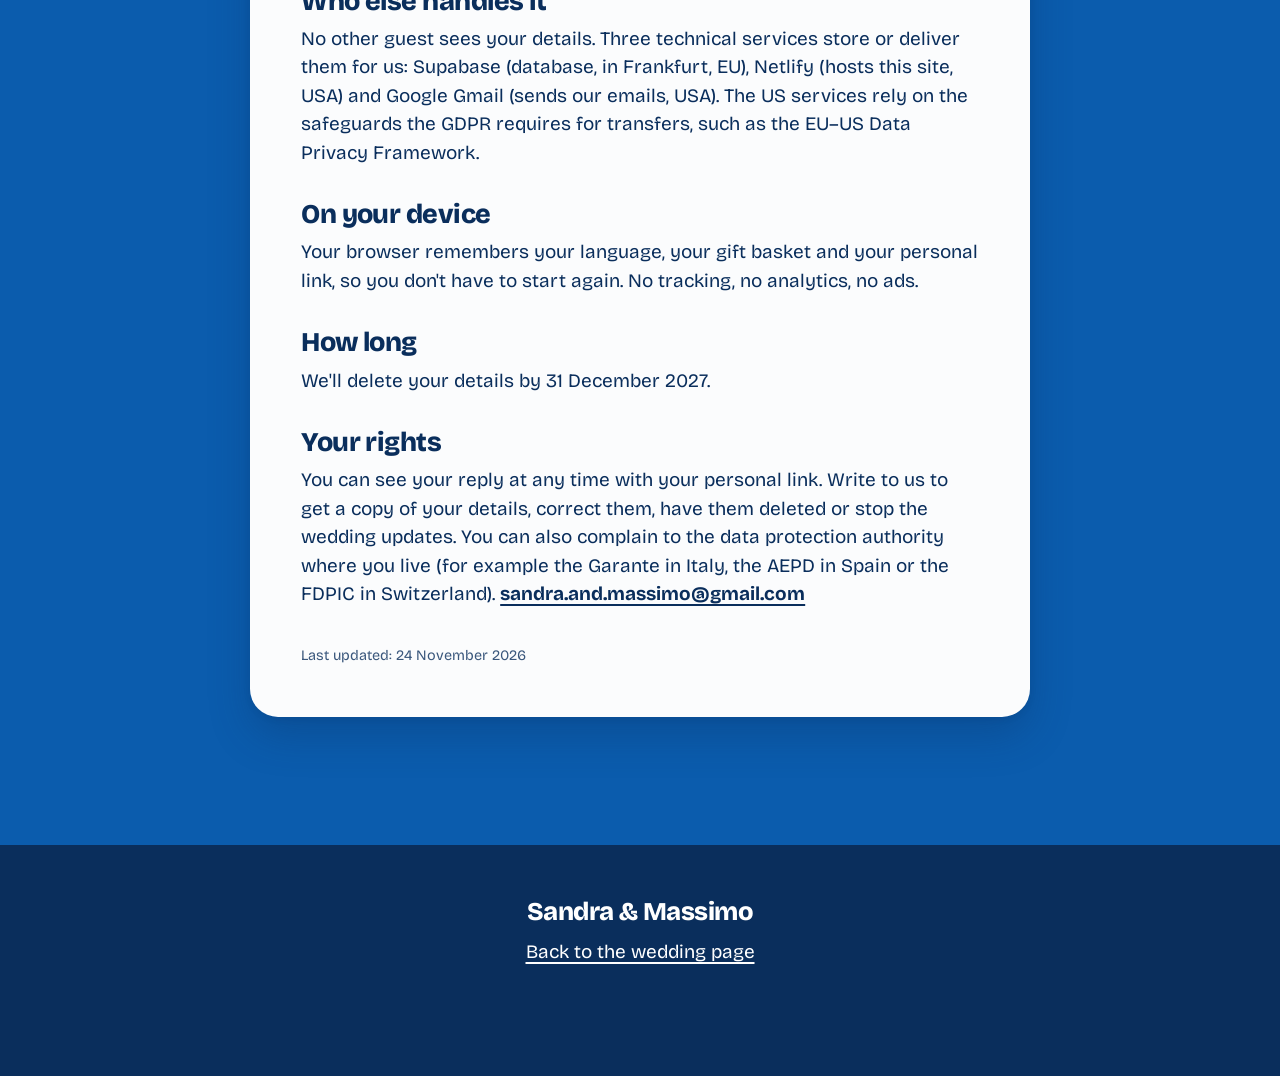
<file: privacy.html>
<!doctype html>
<html lang="en" data-title-key="p.metaTitle">
<head>
<meta charset="utf-8">
<meta name="viewport" content="width=device-width, initial-scale=1, viewport-fit=cover">
<title>Privacy · Sandra &amp; Massimo</title>
<meta name="description" content="How Sandra and Massimo handle the details you give on this site.">
<meta name="robots" content="noindex">
<meta name="theme-color" content="#0B5CAD">
<meta name="color-scheme" content="light">
<link rel="icon" href="favicon.svg" type="image/svg+xml">
<link rel="preload" href="fonts/bricolage.woff2" as="font" type="font/woff2" crossorigin>
<script>
(function(){var L=['it','es','en'],d=document.documentElement,h=location.hash.slice(1).toLowerCase(),q=(location.search.match(/[?&]lang=(\w\w)/)||[])[1],s=null,b;
try{s=localStorage.getItem('sm-lang')}catch(e){}
b=((navigator.languages&&navigator.languages[0])||navigator.language||'').slice(0,2).toLowerCase();
d.lang=L.indexOf(h)>-1?h:L.indexOf(q)>-1?q:L.indexOf(s)>-1?s:(b==='it'||b==='es')?b:'en';
d.className+=' js';setTimeout(function(){d.classList.add('ready')},1500);})();
</script>
<link rel="stylesheet" href="styles.css">
<link rel="stylesheet" href="gifts.css">
<link rel="stylesheet" href="rsvp.css">
</head>
<body class="gifts-page privacy-page">
<a class="skip" href="#policy" data-i18n="skip">Skip to content</a>

<nav class="langbar" aria-label="Language" data-i18n-attr="aria-label:lang.label">
  <button type="button" data-lang="it" lang="it" aria-label="Italiano">IT</button>
  <button type="button" data-lang="es" lang="es" aria-label="Español">ES</button>
  <button type="button" data-lang="en" lang="en" aria-label="English">EN</button>
</nav>

<header class="hero hero--short">
  <div class="hero-canvas" aria-hidden="true"></div>
  <div class="valance valance--top" aria-hidden="true"></div>
  <a class="monogram monogram--link" href="index.html" data-href="index.html" data-keep-lang aria-label="Back to the wedding page" data-i18n-attr="aria-label:p.back">
    <svg class="ic" viewBox="0 0 256 256" aria-hidden="true"><path d="M228,128a12,12,0,0,1-12,12H69l51.52,51.51a12,12,0,0,1-17,17l-72-72a12,12,0,0,1,0-17l72-72a12,12,0,0,1,17,17L69,116H216A12,12,0,0,1,228,128Z"/></svg><span>S&amp;M</span>
  </a>
  <div class="hero-inner">
    <div class="sign hero-sign gift-intro">
      <h1 class="gift-title" data-i18n="p.title">Your data</h1>
      <p data-i18n="p.lede">This site is only for our wedding guests. Here's what we collect, why, and what happens to it.</p>
    </div>
  </div>
</header>

<main id="main">
  <section class="checkout reply policy" id="policy" tabindex="-1" aria-labelledby="p-who">
    <div class="hem" aria-hidden="true"></div>
    <div class="wrap">
      <div class="sign checkout-sign">
        <h2 id="p-who" data-i18n="p.whoH">Who we are</h2>
        <p><span data-i18n="p.who">Sandra and Massimo, the couple getting married, are responsible for your data. For anything about it, write to us at:</span> <a href="mailto:sandra.and.massimo@gmail.com">sandra.and.massimo@gmail.com</a></p>

        <h2 data-i18n="p.whatH">What we collect</h2>
        <ul>
          <li data-i18n="p.what1">Your reply: name, email, whether you're coming, who comes with you (with children's ages), shuttle seats, notes and your language.</li>
          <li data-i18n="p.what2">Allergies and intolerances, only if you write them.</li>
          <li data-i18n="p.what3">Gifts: name, email, what you chose and your message.</li>
          <li data-i18n="p.what4">Wedding updates: whether you agreed to them, and when.</li>
        </ul>

        <h2 data-i18n="p.whyH">Why</h2>
        <p data-i18n="p.why">Only to organise the wedding.</p>

        <h2 data-i18n="p.healthH">Allergies</h2>
        <p data-i18n="p.health">Allergies and intolerances can reveal health information.</p>

        <h2 data-i18n="p.newsH">Wedding updates</h2>
        <p data-i18n="p.news">We'll email you only about the wedding.</p>

        <h2 data-i18n="p.whoElseH">Who else handles it</h2>
        <p data-i18n="p.whoElse">No other guest sees your details.</p>

        <h2 data-i18n="p.deviceH">On your device</h2>
        <p data-i18n="p.device">No tracking, no analytics, no ads.</p>

        <h2 data-i18n="p.keepH">How long</h2>
        <p data-i18n="p.keep">We'll delete your details by 31 December 2027.</p>

        <h2 data-i18n="p.rightsH">Your rights</h2>
        <p><span data-i18n="p.rights">Write to us to get a copy of your details, correct them or have them deleted.</span> <a href="mailto:sandra.and.massimo@gmail.com">sandra.and.massimo@gmail.com</a></p>

        <p class="policy-date" data-i18n="p.updated">Last updated: 24 November 2026</p>
      </div>
    </div>
  </section>
</main>

<footer class="foot">
  <p class="foot-names">Sandra &amp; Massimo</p>
  <p><a href="index.html" data-href="index.html" data-keep-lang data-i18n="p.back">Back to the wedding page</a></p>
</footer>

<script src="privacy-i18n.js"></script>
<script src="main.js"></script>
</body>
</html>
</file>
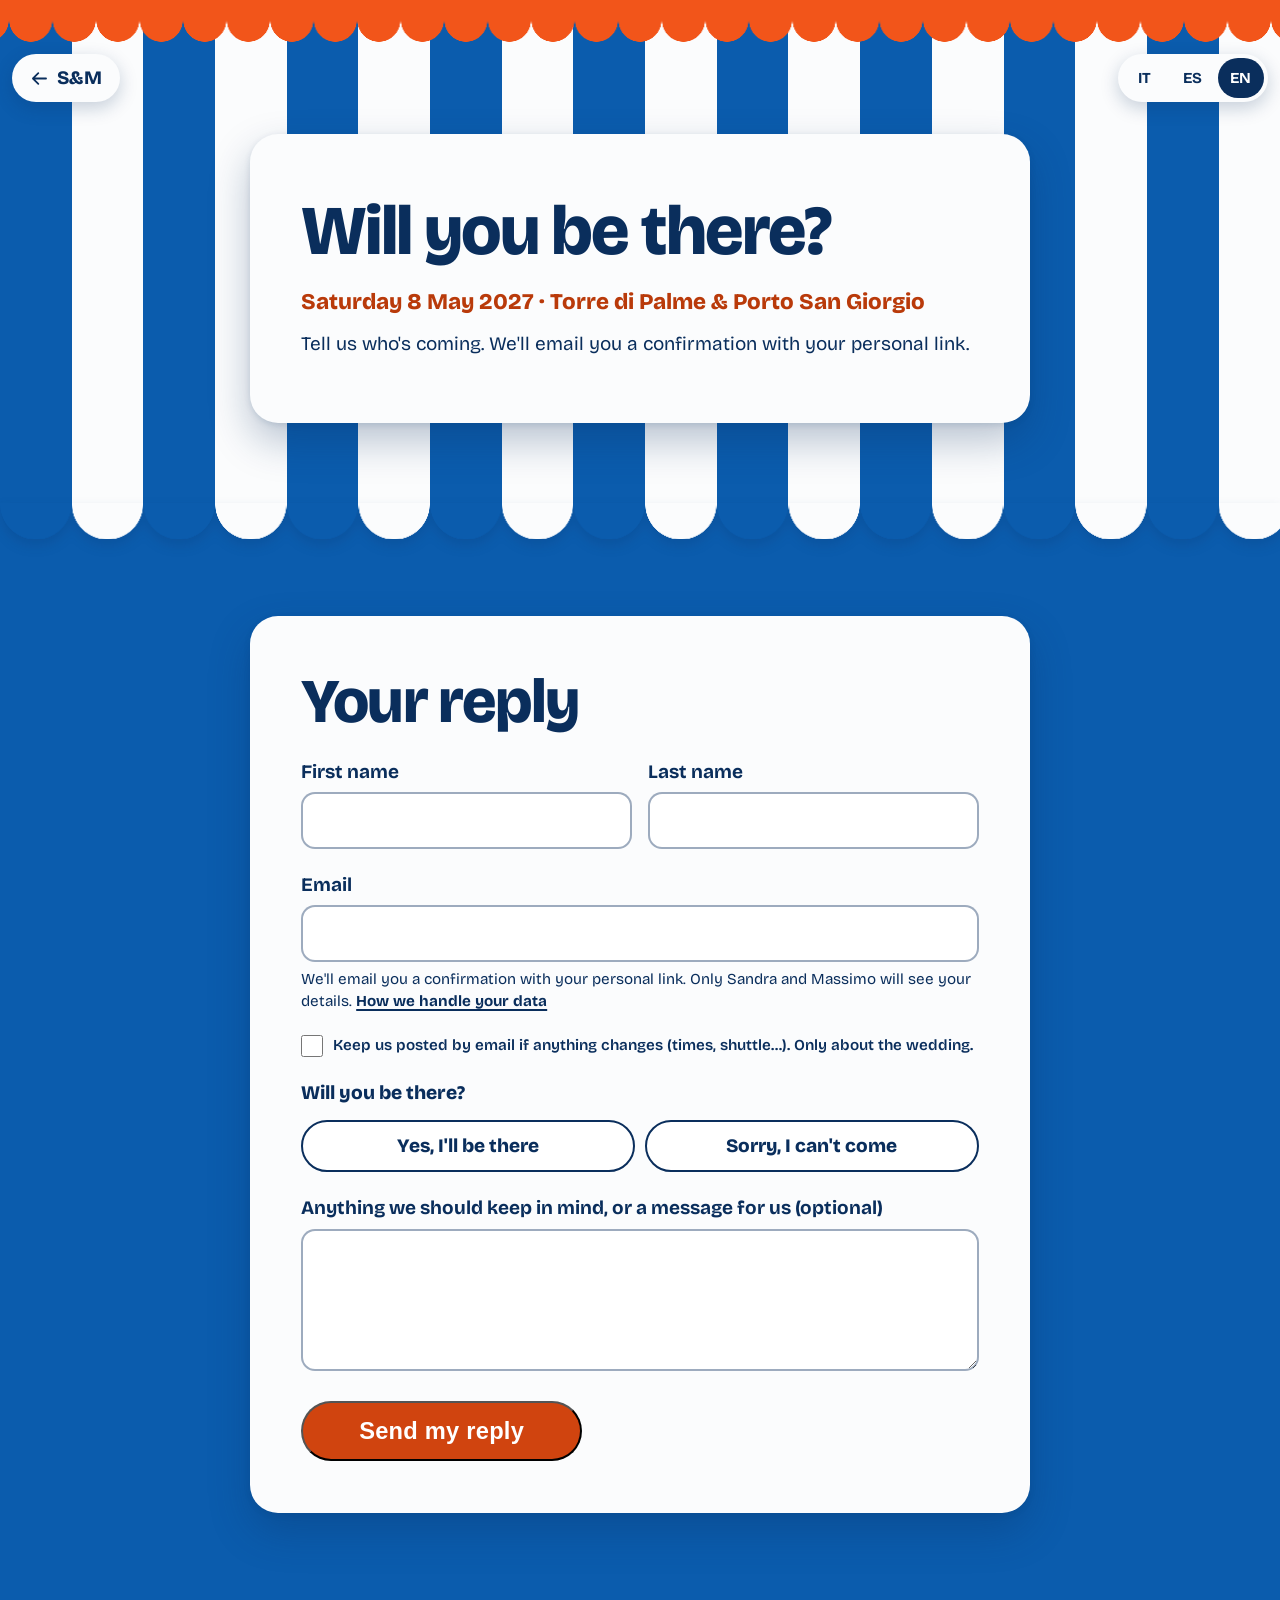
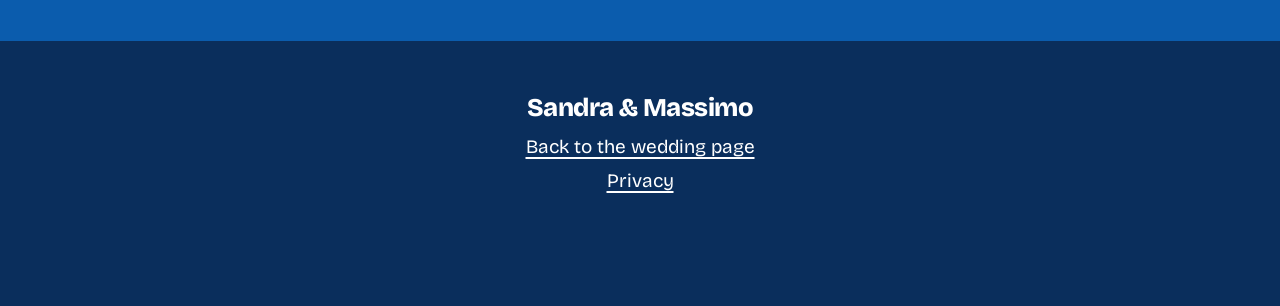
<file: rsvp.html>
<!doctype html>
<html lang="en" data-title-key="r.metaTitle">
<head>
<meta charset="utf-8">
<meta name="viewport" content="width=device-width, initial-scale=1, viewport-fit=cover">
<title>RSVP · Sandra &amp; Massimo</title>
<meta name="description" content="Saturday 8 May 2027, Torre di Palme and Porto San Giorgio. Tell us who's coming." data-i18n-attr="content:meta.desc">
<meta name="robots" content="noindex">
<meta name="theme-color" content="#0B5CAD">
<meta name="color-scheme" content="light">
<meta property="og:type" content="website">
<meta property="og:title" content="Sandra &amp; Massimo · 8.5.2027">
<meta property="og:description" content="Torre di Palme · Porto San Giorgio">
<meta property="og:image" content="https://sandra-and-massimo.github.io/wedding/og.jpg">
<link rel="icon" href="favicon.svg" type="image/svg+xml">
<link rel="preload" href="fonts/bricolage.woff2" as="font" type="font/woff2" crossorigin>
<script>
(function(){var L=['it','es','en'],d=document.documentElement,h=location.hash.slice(1).toLowerCase(),q=(location.search.match(/[?&]lang=(\w\w)/)||[])[1],s=null,b;
try{s=localStorage.getItem('sm-lang')}catch(e){}
b=((navigator.languages&&navigator.languages[0])||navigator.language||'').slice(0,2).toLowerCase();
d.lang=L.indexOf(h)>-1?h:L.indexOf(q)>-1?q:L.indexOf(s)>-1?s:(b==='it'||b==='es')?b:'en';
d.className+=' js';setTimeout(function(){d.classList.add('ready')},1500);})();
</script>
<link rel="stylesheet" href="styles.css">
<link rel="stylesheet" href="gifts.css">
<link rel="stylesheet" href="rsvp.css">
</head>
<body class="gifts-page rsvp-page">
<a class="skip" href="#reply" data-i18n="skip">Skip to content</a>

<nav class="langbar" aria-label="Language" data-i18n-attr="aria-label:lang.label">
  <button type="button" data-lang="it" lang="it" aria-label="Italiano">IT</button>
  <button type="button" data-lang="es" lang="es" aria-label="Español">ES</button>
  <button type="button" data-lang="en" lang="en" aria-label="English">EN</button>
</nav>

<header class="hero hero--short">
  <div class="hero-canvas" aria-hidden="true"></div>
  <div class="valance valance--top" aria-hidden="true"></div>
  <a class="monogram monogram--link" href="index.html" data-href="index.html" data-keep-lang aria-label="Back to the wedding page" data-i18n-attr="aria-label:r.back">
    <svg class="ic" viewBox="0 0 256 256" aria-hidden="true" data-icon="arrow-left"></svg><span>S&amp;M</span>
  </a>
  <div class="hero-inner">
    <div class="sign hero-sign gift-intro">
      <h1 class="gift-title" data-i18n="rsvp.title">Will you be there?</h1>
      <p class="gift-lede rsvp-when" data-i18n="foot.date">Saturday 8 May 2027 · Torre di Palme &amp; Porto San Giorgio</p>
      <p data-i18n="r.intro">Tell us who's coming. We'll email you a confirmation with your personal link.</p>
    </div>
  </div>
</header>

<main id="main">
  <section class="checkout reply" id="reply" tabindex="-1" aria-labelledby="reply-title">
    <div class="hem" aria-hidden="true"></div>
    <div class="wrap">
      <div class="sign checkout-sign">
        <p class="demo-note" id="demo-note" hidden data-i18n="r.demo">Demo mode: Supabase isn't connected yet, so replies aren't saved.</p>
        <p class="link-error" id="link-error" role="alert" hidden data-i18n="r.linkErr">This link isn't valid. Fill in the form with your email and we'll send you a new one.</p>
        <p class="signed-as" id="signed-as" hidden><span id="signed-as-text"></span> <button type="button" class="btn-text" id="sign-out" data-i18n="r.notYou">Not you?</button></p>
        <h2 id="reply-title" class="h2" data-i18n="r.formTitle">Your reply</h2>

        <form class="pledge rsvp-form" id="rsvp" novalidate>
          <div class="field-row">
            <div class="field">
              <label for="r-first" data-i18n="r.first">First name</label>
              <input id="r-first" name="first" autocomplete="given-name" required maxlength="80">
            </div>
            <div class="field">
              <label for="r-last" data-i18n="r.last">Last name</label>
              <input id="r-last" name="last" autocomplete="family-name" required maxlength="80">
            </div>
          </div>
          <div class="field" id="email-field">
            <label for="r-email" data-i18n="r.email">Email</label>
            <input id="r-email" name="email" type="email" autocomplete="email" inputmode="email" required maxlength="200" aria-describedby="r-email-hint">
            <p class="hint" id="r-email-hint"><span data-i18n="r.emailHint">We'll email you a confirmation with your personal link. Only Sandra and Massimo will see your details.</span> <a class="privacy-link" href="privacy.html" data-href="privacy.html" data-keep-lang target="_blank" rel="noopener" data-i18n="priv.link">How we handle your data</a></p>
          </div>
          <label class="consent"><input type="checkbox" id="r-news" name="news"><span data-i18n="news.optin">Keep us posted by email if anything changes (times, shuttle…). Only about the wedding.</span></label>

          <fieldset class="choice-set">
            <legend data-i18n="rsvp.title">Will you be there?</legend>
            <div class="choice">
              <label><input type="radio" name="attending" value="yes"><span data-i18n="r.yes">Yes, I'll be there</span></label>
              <label><input type="radio" name="attending" value="no"><span data-i18n="r.no">Sorry, I can't come</span></label>
            </div>
          </fieldset>

          <div id="coming" hidden>
            <fieldset class="people-set">
              <legend data-i18n="r.companions">Who's coming with you?</legend>
              <p class="hint" data-i18n="r.companionsHint">Add everyone coming with you, children included. Leave it empty if you're coming alone.</p>
              <ul class="people" id="people"></ul>
              <button type="button" class="btn btn--line add-person" id="add-person"><svg class="ic" viewBox="0 0 256 256" aria-hidden="true" data-icon="plus"></svg><span data-i18n="r.addPerson">Add a person</span></button>
            </fieldset>

            <fieldset class="choice-set">
              <legend data-i18n="r.shuttle">Will you use the shuttle bus?</legend>
              <p class="hint" data-i18n="r.shuttleHint">Time and departure point to be announced.</p>
              <div class="choice choice--short">
                <label><input type="radio" name="shuttle" value="yes"><span data-i18n="r.yesShort">Yes</span></label>
                <label><input type="radio" name="shuttle" value="no"><span data-i18n="r.noShort">No</span></label>
              </div>
              <div class="seats" id="seats-block" hidden>
                <span class="seats-label" id="seats-label" data-i18n="r.seats">How many seats?</span>
                <div class="stepper" role="group" aria-labelledby="seats-label">
                  <button type="button" data-seat="-1" aria-label="−"><svg class="ic" viewBox="0 0 256 256" aria-hidden="true" data-icon="minus"></svg></button>
                  <output id="seats" aria-live="polite">1</output>
                  <button type="button" data-seat="1" aria-label="+"><svg class="ic" viewBox="0 0 256 256" aria-hidden="true" data-icon="plus"></svg></button>
                </div>
              </div>
            </fieldset>

            <div class="field">
              <label for="r-intol" data-i18n="r.intol">Intolerances or allergies (optional)</label>
              <textarea id="r-intol" rows="2" maxlength="1000" aria-describedby="r-intol-hint"></textarea>
              <p class="hint" id="r-intol-hint" data-i18n="r.intolHint">For everyone in your group, with names if it helps. We'll use it only for the menu, with the caterer.</p>
            </div>
          </div>

          <div class="field">
            <label for="r-notes" data-i18n="r.notes">Anything we should keep in mind, or a message for us (optional)</label>
            <textarea id="r-notes" rows="4" maxlength="2000"></textarea>
          </div>

          <p class="form-error" id="rsvp-error" role="alert" hidden></p>
          <button class="btn btn--rsvp" type="submit" id="rsvp-submit" data-i18n="r.send">Send my reply</button>
        </form>

        <div class="result" id="rsvp-result" hidden tabindex="-1"></div>
      </div>
    </div>
  </section>

</main>

<dialog class="gift-sheet rsvp-check" id="rsvp-check" aria-labelledby="rc-title">
  <div class="gi-body">
    <h3 id="rc-title" class="gi-title" data-i18n="r.checkTitle">Is everything right?</h3>
    <p class="rc-warn" id="rc-warn">Once you send your reply, you won't be able to change it here. Please check it carefully.</p>
    <div id="rc-summary"></div>
    <div class="rc-actions">
      <button type="button" class="btn btn--rsvp" id="rc-send" data-i18n="r.checkSend">Yes, send it</button>
      <button type="button" class="btn-text" id="rc-back" data-i18n="r.checkBack">Let me check again</button>
    </div>
  </div>
</dialog>

<footer class="foot">
  <p class="foot-names">Sandra &amp; Massimo</p>
  <p><a href="index.html" data-href="index.html" data-keep-lang data-i18n="r.back">Back to the wedding page</a></p>
  <p><a href="privacy.html" data-href="privacy.html" data-keep-lang data-i18n="foot.privacy">Privacy</a></p>
</footer>

<script src="icons.js"></script>
<script src="gift-config.js"></script>
<script src="rsvp-i18n.js"></script>
<script src="main.js"></script>
<script src="rsvp.js"></script>
</body>
</html>
</file>
<file: styles.css>
/* Sandra & Massimo: beach club on the Porto San Giorgio seafront */

@font-face {
  font-family: "Bricolage";
  src: url("fonts/bricolage.woff2") format("woff2-variations"), url("fonts/bricolage.woff2") format("woff2");
  font-weight: 200 800;
  font-style: normal;
  font-display: swap;
  unicode-range: U+0000-00FF, U+0131, U+0152-0153, U+02BB-02BC, U+02C6, U+02DA, U+02DC, U+0304, U+0308, U+0329, U+2000-206F, U+20AC, U+2122, U+2191, U+2193, U+2212, U+2215, U+FEFF, U+FFFD;
}

:root {
  --blue: #0B5CAD;
  --navy: #0A2E5C;
  --canvas: #FBFCFD;
  --tint: #E6EFF8;
  --orange: #F2551A;      /* canvas and valances */
  --orange-btn: #D0440F;  /* buttons, white text 4.6:1 */
  --orange-ink: #B93A0A;  /* orange text on light grounds */
  --s: clamp(44px, 5.6vw, 80px);   /* stripe width */
  --d: clamp(28px, 3.4vw, 48px);   /* scallop diameter */
  --band: clamp(14px, 1.6vw, 22px);
  --pill-top: calc(env(safe-area-inset-top) + var(--band) + var(--d) / 2 + 12px);
  --shadow: 0 18px 40px rgb(10 46 92 / .28), 0 2px 6px rgb(10 46 92 / .12);
  --ease-out: cubic-bezier(.23, 1, .32, 1);
  --font: "Bricolage", ui-sans-serif, system-ui, "Segoe UI", Roboto, sans-serif;
  color-scheme: light;
}

*, *::before, *::after { box-sizing: border-box; }
[hidden] { display: none !important; }
* { margin: 0; }
html { -webkit-text-size-adjust: 100%; scroll-padding-top: 72px; }
@media (prefers-reduced-motion: no-preference) { html { scroll-behavior: smooth; } }
body {
  font-family: var(--font);
  font-optical-sizing: auto;
  font-size: clamp(1.0625rem, .35vw + 1rem, 1.1875rem);
  line-height: 1.5;
  color: var(--navy);
  background: var(--canvas);
  -webkit-tap-highlight-color: transparent;
  scrollbar-color: var(--blue) var(--tint);
}
img { display: block; max-width: 100%; height: auto; }
a { color: inherit; text-underline-offset: .22em; text-decoration-thickness: 2px; }
h1, h2, h3, h4 { text-wrap: balance; line-height: 1.05; }
p { text-wrap: pretty; }
::selection { background: var(--blue); color: #fff; }
:focus-visible { outline: 3px solid var(--navy); outline-offset: 3px; box-shadow: 0 0 0 6px #fff; }
.vh { position: absolute !important; width: 1px; height: 1px; overflow: hidden; clip: rect(0 0 0 0); white-space: nowrap; }
.skip { position: fixed; left: 12px; top: 12px; z-index: 50; background: var(--navy); color: #fff; padding: 12px 18px; border-radius: 999px; font-weight: 700; transform: translateY(-160%); }
.skip:focus { transform: none; }
.wrap { width: min(1200px, 100%); margin-inline: auto; padding-inline: max(16px, env(safe-area-inset-left)) max(16px, env(safe-area-inset-right)); }
@media (min-width: 761px) { .wrap { padding-inline: clamp(24px, 4vw, 48px); } }
#main:focus { outline: none; box-shadow: none; }

/* ---------- canvas, valances, signs, prints ---------- */
.hero-canvas {
  position: absolute; inset: 0; z-index: -1;
  background: repeating-linear-gradient(90deg, var(--blue) 0 var(--s), var(--canvas) var(--s) calc(var(--s) * 2));
  background-position: 50% 0;
}
.valance {
  --c: var(--orange);
  height: calc(var(--band) + var(--d) / 2);
  background:
    radial-gradient(circle at 50% 0, var(--c) calc(var(--d) / 2 - .5px), transparent calc(var(--d) / 2)) 50% var(--band) / var(--d) calc(var(--d) / 2) repeat-x,
    linear-gradient(var(--c), var(--c)) 0 0 / 100% var(--band) no-repeat;
  pointer-events: none;
}
.valance--top { position: absolute; inset: 0 0 auto; z-index: 1; }
.valance--hang { --band: 0px; position: absolute; left: 0; right: 0; top: calc(100% - 1px); z-index: 2; }
.valance--blue { --c: var(--blue); }
.valance--tint { --c: var(--tint); }

.sign { background: var(--canvas); border-radius: 28px; box-shadow: var(--shadow); }

.polaroid { --r: 0deg; background: #fff; padding: 10px 10px 40px; border-radius: 2px; box-shadow: 0 16px 32px rgb(10 46 92 / .24), 0 2px 4px rgb(10 46 92 / .1); transform: rotate(var(--r)); }
.polaroid img { width: 100%; aspect-ratio: 4 / 5; object-fit: cover; background: var(--tint); }

/* ---------- buttons ---------- */
.btn { display: inline-flex; align-items: center; justify-content: center; gap: .5em; font-weight: 800; text-decoration: none; border-radius: 999px; transition: transform 160ms var(--ease-out), background-color 200ms ease, color 200ms ease, opacity 220ms ease; }
.btn:active { transform: scale(.97); }
.btn--rsvp { background: var(--orange-btn); color: #fff; font-size: clamp(1.2rem, .6vw + 1rem, 1.5rem); min-height: 60px; padding: 14px 56px; letter-spacing: .01em; }
.btn--line { border: 2px solid var(--navy); color: var(--navy); min-height: 48px; padding: 10px 20px; font-size: 1.05rem; }
.ic { width: 1.1em; height: 1.1em; fill: currentColor; flex: none; }
@media (hover: hover) and (pointer: fine) {
  .btn--rsvp:hover { background: #B23A0C; }
  .btn--line:hover { background: var(--navy); color: #fff; }
  .hotel h3 a:hover { text-decoration-color: currentColor; }
  .jump a:hover { background: var(--navy); color: #fff; }
  .langbar button:hover:not([aria-pressed="true"]) { background: var(--tint); }
}

/* ---------- language pill ---------- */
.langbar {
  position: fixed; z-index: 30;
  top: var(--pill-top); right: max(12px, env(safe-area-inset-right));
  display: flex; gap: 2px; padding: 4px; border-radius: 999px;
  background: var(--canvas); box-shadow: 0 6px 18px rgb(10 46 92 / .22);
}
.langbar button {
  font: inherit; font-weight: 700; font-size: .95rem; letter-spacing: .04em;
  min-width: 46px; min-height: 40px; border: 0; border-radius: 999px;
  background: transparent; color: var(--navy); cursor: pointer;
  transition: background-color 180ms ease, color 180ms ease, transform 160ms var(--ease-out);
}
.langbar button:active { transform: scale(.94); }
.langbar button[aria-pressed="true"] { background: var(--navy); color: #fff; }

/* ---------- hero ---------- */
.hero {
  position: relative; isolation: isolate; overflow: hidden;
  min-height: 100svh;
  display: grid; place-items: center;
  padding: calc(var(--band) + var(--d) / 2 + 92px) 16px clamp(56px, 9vh, 104px);
}
.monogram {
  position: absolute; z-index: 2; top: var(--pill-top); left: max(12px, env(safe-area-inset-left));
  background: var(--canvas); color: var(--navy); font-weight: 800; letter-spacing: .02em;
  padding: 8px 18px; min-height: 48px; display: grid; place-items: center; border-radius: 999px; box-shadow: 0 6px 18px rgb(10 46 92 / .22);
}
.hero-inner { position: relative; width: min(620px, 100% - 440px); }
.hero-sign { padding: clamp(36px, 5vw, 64px) clamp(20px, 4vw, 56px); text-align: center; position: relative; z-index: 1; }
.names { font-size: clamp(3.5rem, 7.2vw + 1rem, 6rem); font-weight: 800; letter-spacing: -.03em; line-height: .92; }
.amp { color: var(--orange); }
.hero-date { color: var(--orange-ink); font-weight: 800; font-size: clamp(1.45rem, 1.4vw + 1rem, 2.25rem); margin-top: clamp(20px, 3vw, 32px); letter-spacing: -.01em; }
.hero-places { font-size: clamp(1.05rem, .6vw + .9rem, 1.4rem); margin-top: 8px; line-height: 1.4; }
.hero-sign .btn--rsvp { margin-top: clamp(24px, 3vw, 36px); }
.polaroid--hero { --r: -6deg; position: absolute; z-index: 2; width: clamp(210px, 18vw, 260px); right: -205px; bottom: -130px; }

@media (max-width: 1100px) {
  .hero { place-items: start center; padding-top: calc(var(--band) + var(--d) / 2 + 80px); }
  .hero-inner { width: min(620px, 100%); }
  .polaroid--hero { --r: 5deg; position: relative; right: auto; bottom: auto; width: min(46vw, 260px); margin: -18px 6px 0 auto; }
}
@media (max-width: 760px) {
  .hero-sign .btn--rsvp { display: flex; width: 100%; padding-inline: 20px; }
  .hero-places .sep { display: none; }
  .hero-places span:first-child::after { content: ""; display: block; }
}

/* ---------- welcome ---------- */
.welcome { position: relative; padding-block: calc(var(--s) / 2 + clamp(64px, 8vw, 112px)) clamp(80px, 10vw, 144px); }
.hem { position: absolute; left: 0; right: 0; top: -1px; height: calc(var(--s) / 2 + 1px); filter: drop-shadow(0 6px 6px rgb(10 46 92 / .18)); pointer-events: none; }
.hem::before { content: ""; position: absolute; inset: 0;
  background: repeating-linear-gradient(90deg, var(--h1, var(--blue)) 0 var(--s), var(--h2, var(--canvas)) var(--s) calc(var(--s) * 2));
  -webkit-mask: linear-gradient(#000, #000) 0 0 / 100% 1px no-repeat, radial-gradient(circle at 50% 0, #000 calc(var(--s) / 2 - .5px), transparent calc(var(--s) / 2)) 0 1px / var(--s) calc(var(--s) / 2) repeat-x;
          mask: linear-gradient(#000, #000) 0 0 / 100% 1px no-repeat, radial-gradient(circle at 50% 0, #000 calc(var(--s) / 2 - .5px), transparent calc(var(--s) / 2)) 0 1px / var(--s) calc(var(--s) / 2) repeat-x; }
.welcome-grid { display: grid; grid-template-columns: 1.15fr .85fr; gap: clamp(40px, 6vw, 96px); align-items: center; }
.statement { font-size: clamp(2.25rem, 3.4vw + 1rem, 4.25rem); font-weight: 800; letter-spacing: -.025em; line-height: 1.02; max-width: 16ch; }
.lede { font-size: clamp(1.15rem, .5vw + 1rem, 1.4rem); margin-top: 24px; max-width: 44ch; }
.jump { list-style: none; padding: 0; display: flex; flex-wrap: wrap; gap: 10px; margin-top: 32px; }
.jump a { display: inline-flex; align-items: center; min-height: 48px; padding: 10px 20px; border: 2px solid var(--navy); border-radius: 999px; font-weight: 700; text-decoration: none; transition: background-color 200ms ease, color 200ms ease, transform 160ms var(--ease-out); }
.jump a:active { transform: scale(.97); }
.welcome-photos { position: relative; padding-bottom: 120px; }
.polaroid--a { --r: -4deg; width: min(380px, 78%); }
.polaroid--b { --r: 6deg; position: absolute; right: 0; bottom: 0; width: min(250px, 50%); }
@media (max-width: 760px) {
  .welcome-grid { grid-template-columns: 1fr; }
  .welcome-photos { padding-bottom: 96px; margin-inline: 6px; }
  .polaroid--a { width: 72%; }
  .polaroid--b { width: 46%; }
}

/* ---------- the day ---------- */
.day { position: relative; background: var(--blue); color: #fff; padding-block: clamp(80px, 9vw, 128px); }
.h2 { font-size: clamp(2.5rem, 3.6vw + 1rem, 4.25rem); font-weight: 800; letter-spacing: -.03em; line-height: 1; }
.h2--light { color: #fff; }
.h3 { font-size: clamp(1.6rem, 1.4vw + 1rem, 2.25rem); font-weight: 800; letter-spacing: -.02em; }
.cabins { list-style: none; padding: 0; display: grid; grid-template-columns: repeat(2, 1fr); gap: clamp(20px, 3vw, 40px); margin-top: clamp(32px, 4vw, 56px); }
.cabin { background: var(--canvas); color: var(--navy); border-radius: 22px 22px 16px 16px; overflow: hidden; box-shadow: 0 20px 40px rgb(3 26 56 / .35); display: flex; flex-direction: column; }
.cabin-roof { --c: var(--orange); position: relative; height: 52px; flex: none; background: repeating-linear-gradient(90deg, var(--orange) 0 26px, var(--canvas) 26px 52px); background-position: 50% 0; }
.cabin-roof::after { content: ""; position: absolute; left: 0; right: 0; top: 100%; height: 13px; background: radial-gradient(circle at 50% 0, var(--orange) 12.5px, transparent 13px) 50% 0 / 26px 13px repeat-x; }
.cabin-body { padding: 44px clamp(20px, 3vw, 40px) 32px; display: flex; flex-direction: column; align-items: flex-start; flex: 1; }
.cabin-time { font-size: clamp(2.25rem, 2.6vw + 1rem, 3.5rem); font-weight: 800; color: var(--orange-ink); letter-spacing: -.02em; line-height: 1; font-variant-numeric: tabular-nums; }
.cabin-title { font-size: clamp(1.5rem, .8vw + 1.1rem, 2rem); font-weight: 800; margin-top: 14px; letter-spacing: -.015em; }
.cabin-place { font-size: 1.2rem; font-weight: 650; margin-top: 6px; }
.cabin-addr { margin-top: 2px; }
.dress { margin-top: 16px; background: var(--tint); padding: 6px 16px; border-radius: 999px; }
.cabin-body .btn--line { margin-top: auto; }
.cabin-addr + .btn--line, .dress + .btn--line { margin-top: 24px; }
.shuttle { display: flex; gap: 20px; align-items: center; margin-top: clamp(20px, 3vw, 40px); padding: 22px clamp(20px, 3vw, 32px); color: var(--navy); border-radius: 22px; }
.shuttle p { font-size: clamp(1.05rem, .4vw + 1rem, 1.25rem); }
.shuttle strong { display: block; font-size: 1.25em; font-weight: 800; }
.shuttle-ic { flex: none; width: 60px; height: 60px; border-radius: 50%; background: var(--orange-btn); color: #fff; display: grid; place-items: center; }
.shuttle-ic .ic { width: 30px; height: 30px; }
@media (max-width: 760px) {
  .cabins { grid-template-columns: 1fr; }
  .shuttle { align-items: flex-start; }
  .shuttle-ic { width: 52px; height: 52px; }
}

/* ---------- getting there ---------- */
.travel { padding-block: calc(var(--d) / 2 + clamp(64px, 8vw, 112px)) clamp(80px, 9vw, 128px); background: repeating-linear-gradient(90deg, var(--tint) 0 var(--s), var(--canvas) var(--s) calc(var(--s) * 2)); }
.modes { margin-top: clamp(28px, 3vw, 44px); display: grid; grid-template-columns: 1fr 1fr; gap: clamp(16px, 2vw, 24px); align-items: start; }
.mode { padding: clamp(24px, 3vw, 40px); }
.mode:first-child { grid-column: 1 / -1; }
.mode-name { display: flex; align-items: center; gap: 12px; font-size: clamp(1.6rem, 1.4vw + 1rem, 2.25rem); font-weight: 800; letter-spacing: -.02em; }
.mode-ic { width: 1em; height: 1em; color: var(--orange-ink); }
.mode > p { max-width: 54ch; font-size: 1.1em; margin-top: 16px; }
.mode .note { margin-top: 12px; font-weight: 650; }
.facts { display: grid; grid-template-columns: repeat(4, minmax(0, 1fr)); gap: 22px 32px; margin-top: 24px; }
@media (max-width: 1100px) { .facts { grid-template-columns: repeat(2, minmax(0, 1fr)); } }
.facts dt { font-weight: 800; font-size: 1.2rem; }
.facts dd { margin: 2px 0 0; }
@media (max-width: 860px) {
  .modes { grid-template-columns: 1fr; }
}
@media (max-width: 560px) { .facts { grid-template-columns: 1fr; gap: 16px; } }

/* ---------- where to stay ---------- */
.stay { position: relative; background: var(--tint); padding-block: calc(var(--s) / 2 + clamp(64px, 8vw, 112px)) clamp(80px, 9vw, 120px); }
.hem--pale { --h1: var(--tint); --h2: var(--canvas); filter: drop-shadow(0 5px 5px rgb(10 46 92 / .12)); }
.stay > .wrap > .lede { margin-top: 16px; }
.board { margin-top: clamp(28px, 3vw, 40px); max-width: 900px; overflow: hidden; border-radius: 22px 22px 18px 18px; }
.board-roof { position: relative; height: 40px; background: repeating-linear-gradient(90deg, var(--blue) 0 26px, var(--canvas) 26px 52px); }
.board-roof::after { content: ""; position: absolute; left: 0; right: 0; top: 100%; height: 13px; background: radial-gradient(circle at 50% 0, var(--blue) 12.5px, transparent 13px) 0 0 / 26px 13px repeat-x; }
.board-head { display: flex; justify-content: space-between; gap: 16px; padding: 36px clamp(20px, 3vw, 40px) 12px; font-weight: 700; border-bottom: 2px solid var(--navy); margin-inline: clamp(20px, 3vw, 40px); padding-inline: 0; }
.hotels { list-style: none; padding: 0 clamp(20px, 3vw, 40px) 12px; }
.hotel { display: flex; justify-content: space-between; align-items: baseline; gap: 20px; padding-block: 20px; }
.hotel + .hotel { border-top: 1px solid rgb(10 46 92 / .16); }
.hotel h3 { font-size: clamp(1.25rem, .5vw + 1.05rem, 1.5rem); font-weight: 800; }
.hotel h3 a { text-decoration-color: rgb(10 46 92 / .35); }
.hotel-main p { margin-top: 4px; }
.hotel-km { flex: none; font-size: clamp(1.5rem, 1vw + 1.1rem, 2.1rem); font-weight: 800; color: var(--orange-ink); letter-spacing: -.02em; font-variant-numeric: tabular-nums; white-space: nowrap; }


/* ---------- honeymoon invitation ---------- */
.gift-cta { position: relative; background: var(--canvas); padding-block: calc(var(--d) / 2 + clamp(64px, 8vw, 112px)) clamp(80px, 9vw, 120px); }
.gift-cta-grid { display: grid; grid-template-columns: 1.25fr .75fr; gap: clamp(40px, 6vw, 96px); align-items: center; }
.gift-cta .btn--navy { margin-top: 32px; }
.gift-cta-more { margin-top: 16px; }
.polaroid--gift { --r: 5deg; width: min(300px, 100%); justify-self: center; }
.valance--canvas { --c: var(--canvas); }
.btn--navy { background: var(--navy); color: #fff; font-size: clamp(1.1rem, .4vw + 1rem, 1.3rem); min-height: 56px; padding: 12px 40px; }
@media (hover: hover) and (pointer: fine) { .btn--navy:hover { background: var(--blue); } }
@media (max-width: 760px) {
  .gift-cta-grid { grid-template-columns: 1fr; }
  .gift-cta .btn--navy { display: flex; width: 100%; }
  .polaroid--gift { width: 58vw; justify-self: end; margin-right: 6px; }
}

/* ---------- payment details (main page box and honeymoon page) ---------- */
.pay-row dt { font-size: .9rem; font-weight: 700; }
.pay-row dd { margin: 2px 0 0; display: flex; flex-wrap: wrap; align-items: center; gap: 8px 12px; }
.pay-methods { display: grid; grid-template-columns: repeat(auto-fit, minmax(220px, 1fr)); gap: 16px; margin-top: 24px; }
.pay { background: var(--tint); border-radius: 18px; padding: 18px 20px; }
.pay h4 { font-size: 1.2rem; font-weight: 800; }
.pay .pay-row { margin-top: 12px; }
.pay-value { font-weight: 650; overflow-wrap: anywhere; font-variant-numeric: tabular-nums; }
.pay-value.is-placeholder { color: var(--orange-ink); }
.pay a { font-weight: 650; overflow-wrap: anywhere; }
.pay-note { margin-top: 10px; font-size: .93rem; }
.copy {
  font: inherit; font-size: .9rem; font-weight: 700; color: var(--navy); background: var(--canvas);
  min-height: 36px; padding: 4px 14px 4px 10px; border: 2px solid var(--navy); border-radius: 999px;
  display: inline-flex; align-items: center; gap: 6px; cursor: pointer;
  transition: background-color 200ms ease, color 200ms ease, transform 160ms var(--ease-out);
}
.copy .ic { width: 1em; height: 1em; }
.copy:active { transform: scale(.96); }
@media (hover: hover) and (pointer: fine) { .copy:hover { background: var(--navy); color: #fff; } }
/* "no ideas needed": a quiet disclosure under the button, only payment details */
.direct { margin-top: 20px; }
.direct summary { list-style: none; cursor: pointer; display: flex; align-items: flex-start; gap: 10px; font-weight: 700; min-height: 44px; padding-top: 8px; text-decoration: underline; text-decoration-thickness: 2px; text-underline-offset: .22em; }
.direct summary::-webkit-details-marker { display: none; }
.direct-caret { flex: none; width: 1.1em; height: 1.1em; margin-top: .15em; transition: transform 200ms var(--ease-out); }
.direct[open] .direct-caret { transform: rotate(180deg); }
.direct-body { padding-top: 6px; }
.direct-body .pay-methods { margin-top: 16px; }
.direct-thanks { margin-top: 16px; font-weight: 800; }
@media (prefers-reduced-motion: reduce) { .direct-caret, .copy { transition: none; } }

/* ---------- RSVP close ---------- */
.rsvp { position: relative; isolation: isolate; overflow: hidden; display: grid; place-items: center; min-height: 90svh; padding: calc(var(--d) / 2 + 88px) 16px clamp(80px, 10vw, 128px); }
.rsvp-inner { position: relative; width: min(760px, 100% - 340px); }
.rsvp-sign { position: relative; z-index: 1; padding: clamp(36px, 5vw, 64px) clamp(20px, 4vw, 56px); text-align: center; }
.rsvp-title { font-size: clamp(2.75rem, 4.6vw + 1rem, 5.5rem); font-weight: 800; letter-spacing: -.03em; line-height: .95; }
.rsvp-sign p { font-size: clamp(1.1rem, .5vw + 1rem, 1.35rem); max-width: 38ch; margin: 20px auto 0; }
.rsvp-sign .btn--rsvp { margin-top: 32px; }
.polaroid--close { --r: -7deg; position: absolute; z-index: 2; left: -210px; bottom: -90px; width: clamp(190px, 18vw, 260px); }
.polaroid--close img { object-position: 45% 50%; }
@media (max-width: 760px) {
  .rsvp { place-items: start center; }
  .rsvp-inner { width: 100%; }
  .rsvp-sign .btn--rsvp { display: flex; width: 100%; padding-inline: 20px; }
  .polaroid--close { --r: 4deg; position: relative; left: auto; top: auto; width: 56vw; margin: -14px auto 0 18%; }
}

/* ---------- footer, floating RSVP ---------- */
.foot { background: var(--navy); color: #fff; text-align: center; padding: 48px 16px calc(96px + env(safe-area-inset-bottom)); }
.foot-names { font-size: 1.6rem; font-weight: 800; letter-spacing: -.02em; }
.foot p + p { margin-top: 6px; }
.foot a { color: #fff; text-underline-offset: .2em; }
.float-rsvp {
  position: fixed; z-index: 25;
  right: max(16px, env(safe-area-inset-right)); bottom: calc(16px + env(safe-area-inset-bottom));
  min-height: 52px; padding: 10px 28px; font-size: 1.1rem;
  box-shadow: 0 10px 24px rgb(10 46 92 / .3);
  opacity: 0; transform: translateY(14px) scale(.96); pointer-events: none;
  transition: opacity 220ms ease, transform 260ms var(--ease-out), background-color 200ms ease;
}
.float-rsvp.is-on { opacity: 1; transform: none; pointer-events: auto; }
.float-rsvp.is-on:active { transform: scale(.97); }

/* ---------- motion ---------- */
html.js:not(.ready) body { opacity: 0; }
[data-i18n] { transition: opacity 160ms ease, filter 160ms ease; }
html.swapping [data-i18n] { opacity: .2; filter: blur(2px); }

@media (prefers-reduced-motion: no-preference) {
  /* the awning unrolls */
  html.js .hero > .hero-canvas { clip-path: inset(0 0 100% 0); }
  html.js .valance--top { transform: translateY(-100%); }
  html.js .hero-sign { opacity: 0; transform: translateY(22px) scale(.98); }
  html.js .polaroid--hero { opacity: 0; transform: rotate(-18deg) translate(24px, -24px); }
  html.js .monogram { opacity: 0; }
  html.ready .hero > .hero-canvas { clip-path: inset(0); transition: clip-path 1100ms var(--ease-out); }
  html.ready .valance--top { transform: none; transition: transform 700ms var(--ease-out) 150ms; }
  html.ready .hero-sign { opacity: 1; transform: none; transition: opacity 600ms ease 380ms, transform 800ms var(--ease-out) 380ms; }
  html.ready .polaroid--hero { opacity: 1; transform: rotate(var(--r)); transition: opacity 500ms ease 700ms, transform 900ms var(--ease-out) 700ms; }
  html.ready .monogram { opacity: 1; transition: opacity 500ms ease 600ms; }

  /* prints drop onto the page */
  html.js [data-drop] { opacity: 0; transform: rotate(calc(var(--r) - 10deg)) translateY(-18px); }
  html.js [data-drop].in { opacity: 1; transform: rotate(var(--r)); transition: opacity 500ms ease, transform 900ms var(--ease-out); }
  html.js .polaroid--b.in { transition-delay: 120ms; }
}

@media (prefers-reduced-motion: reduce) {
  html.js .hero-sign, html.js .polaroid--hero, html.js [data-drop] { opacity: 0; }
  html.ready .hero-sign, html.ready .polaroid--hero, html.js [data-drop].in { opacity: 1; transition: opacity 400ms ease; }
  html.swapping [data-i18n] { filter: none; }
  .btn, .langbar button, .float-rsvp { transition: opacity 200ms ease, background-color 200ms ease, color 200ms ease; }
  .btn:active, .langbar button:active, .float-rsvp.is-on:active { transform: none; }
  .float-rsvp { transform: none; }
}
</file>
<file: gifts.css>
/* Honeymoon page: same beach club, a different counter. Builds on styles.css. */

/* ---------- header ---------- */
.hero--short { min-height: auto; padding-bottom: clamp(72px, 9vh, 112px); }
.hero--short .hero-inner { width: min(780px, 100%); }
.gift-intro { text-align: left; }
.gift-title { font-size: clamp(2.6rem, 4.2vw + 1rem, 4.75rem); font-weight: 800; letter-spacing: -.03em; line-height: .95; }
.gift-intro p { margin-top: 12px; max-width: 58ch; }
.gift-intro .gift-lede { font-size: clamp(1.15rem, .5vw + 1rem, 1.4rem); margin-top: 20px; }
.gift-intro .gift-how { font-weight: 650; }
.gift-drawing { display: block; width: 220px; height: auto; margin: -8px auto 12px; }
@media (min-width: 641px) { .gift-drawing { float: right; width: 260px; margin: -16px -12px 8px 20px; } }
.monogram--link { display: flex; align-items: center; gap: 8px; text-decoration: none; transition: background-color 200ms ease, color 200ms ease, transform 160ms var(--ease-out); }
.monogram--link .ic { width: 1em; height: 1em; }
.monogram--link:active { transform: scale(.97); }
@media (hover: hover) and (pointer: fine) { .monogram--link:hover { background: var(--navy); color: #fff; } }

/* ---------- ideas ---------- */
.ideas { position: relative; background: var(--canvas); padding-block: calc(var(--s) / 2 + clamp(40px, 5vw, 72px)) calc(var(--d) / 2 + clamp(80px, 9vw, 120px)); }
.ideas:focus { outline: none; box-shadow: none; }
.ideas-status { margin-top: 16px; font-weight: 650; color: var(--orange-ink); }

.gift-group { margin-top: clamp(40px, 5vw, 64px); }
.gift-group-title { font-size: clamp(1.5rem, 1vw + 1.1rem, 2rem); font-weight: 800; letter-spacing: -.02em; }
.gift-grid { list-style: none; padding: 0; margin-top: 22px; display: grid; grid-template-columns: repeat(auto-fill, minmax(220px, 1fr)); gap: clamp(22px, 2.6vw, 34px); }

/* each idea is a polaroid */
.gift {
  --r: -1.2deg;
  display: flex; flex-direction: column;
  background: #fff; padding: 10px 10px 16px; border-radius: 2px;
  box-shadow: 0 14px 28px rgb(10 46 92 / .16), 0 2px 4px rgb(10 46 92 / .1);
  transform: rotate(var(--r));
  transition: transform 300ms var(--ease-out), box-shadow 300ms var(--ease-out);
}
.gift:nth-child(4n + 2) { --r: .9deg; }
.gift:nth-child(4n + 3) { --r: -.5deg; }
.gift:nth-child(4n) { --r: 1.4deg; }
.gift.is-in { box-shadow: 0 0 0 3px var(--orange), 0 14px 28px rgb(10 46 92 / .2); }
@media (hover: hover) and (pointer: fine) {
  .gift:not(.is-gone):hover { transform: rotate(0deg) translateY(-4px); box-shadow: 0 20px 36px rgb(10 46 92 / .2), 0 2px 4px rgb(10 46 92 / .1); }
  .gift.is-in:not(.is-gone):hover { box-shadow: 0 0 0 3px var(--orange), 0 20px 36px rgb(10 46 92 / .22); }
}
.gift-print { position: relative; aspect-ratio: 4 / 3; overflow: hidden; display: grid; place-items: center; background: var(--tint); }
.gift-print img { width: 100%; height: 100%; object-fit: cover; }
.gift-ph { width: 100%; height: 100%; display: grid; place-items: center; background: repeating-linear-gradient(90deg, var(--tint) 0 14px, #F2F6FB 14px 28px); }
.gift-ph-ic { width: 34%; height: auto; fill: var(--blue); opacity: .6; }
.gift-body { display: flex; flex-direction: column; flex: 1; padding: 12px 4px 0; }
.gift-name { font-size: 1.12rem; font-weight: 800; line-height: 1.15; letter-spacing: -.01em; }
.gift-desc { font-size: .97rem; margin-top: 4px; line-height: 1.4; }
.gift-price { display: flex; align-items: baseline; justify-content: space-between; gap: 8px; flex-wrap: wrap; margin-top: auto; padding-top: 12px; }
.gift-price strong { font-size: 1.4rem; font-weight: 800; color: var(--orange-ink); font-variant-numeric: tabular-nums; letter-spacing: -.01em; }
.gift-meta { font-size: .85rem; font-weight: 650; }

.gift-add, .stepper { margin-top: 12px; }
.gift-add {
  font: inherit; font-weight: 800; font-size: 1rem; width: 100%; min-height: 46px;
  display: inline-flex; align-items: center; justify-content: center; gap: 8px;
  color: var(--navy); background: transparent; border: 2px solid var(--navy); border-radius: 999px; cursor: pointer;
  transition: background-color 200ms ease, color 200ms ease, transform 160ms var(--ease-out);
}
.gift-add .ic { width: 1.1em; height: 1.1em; }
.gift-add[aria-pressed="true"] { background: var(--navy); color: #fff; }
.gift-add:active { transform: scale(.97); }
.stepper { display: flex; align-items: center; justify-content: space-between; min-height: 46px; padding: 0 3px; border: 2px solid var(--navy); border-radius: 999px; }
.stepper button { width: 40px; height: 40px; border: 0; border-radius: 50%; background: transparent; color: var(--navy); display: grid; place-items: center; cursor: pointer; transition: background-color 200ms ease, transform 160ms var(--ease-out); }
.stepper button .ic { width: 1.15em; height: 1.15em; }
.stepper button:active:not(:disabled) { transform: scale(.92); }
.stepper button:disabled { opacity: .3; cursor: default; }
.stepper output { font-weight: 800; font-size: 1.15rem; font-variant-numeric: tabular-nums; min-width: 2ch; text-align: center; }
@media (hover: hover) and (pointer: fine) {
  .gift-add:hover:not([aria-pressed="true"]) { background: var(--tint); }
  .stepper button:hover:not(:disabled) { background: var(--tint); }
}

/* the flight is the one most guests will share: a wide print */
@media (min-width: 640px) {
}

/* already given: greyed out, nobody's name */
.gift.is-gone { --r: 0deg; background: #F1F4F7; box-shadow: 0 2px 6px rgb(10 46 92 / .08); }
.gift.is-gone .gift-print { filter: grayscale(1); opacity: .5; }
.gift.is-gone .gift-name, .gift.is-gone .gift-desc, .gift.is-gone .gift-price { opacity: .6; }
.gift-gone { margin-top: 12px; min-height: 46px; padding: 6px 14px; text-align: center; display: grid; place-items: center; border-radius: 999px; border: 2px dashed rgb(10 46 92 / .35); font-weight: 800; }

@media (max-width: 560px) {
  .gift-grid { grid-template-columns: repeat(2, minmax(0, 1fr)); gap: 16px 12px; }
  .gift { padding: 7px 7px 12px; }
  .gift-name { font-size: 1rem; }
  .gift-desc { font-size: .9rem; }
  .gift-price strong { font-size: 1.2rem; }
  .gift-meta { font-size: .8rem; }
  }

/* ---------- checkout ---------- */
.checkout { position: relative; background: var(--blue); padding-block: calc(var(--d) / 2 + clamp(56px, 7vw, 96px)) clamp(80px, 10vw, 128px); scroll-margin-top: 0; }
.checkout-sign { max-width: 780px; margin-inline: auto; padding: clamp(28px, 4vw, 56px); }
.demo-note { margin-top: 16px; padding: 12px 16px; border-radius: 14px; border: 2px dashed var(--orange); font-weight: 650; }
.cart-empty { margin-top: 16px; font-size: 1.1rem; }
.cart-lines { list-style: none; padding: 0; margin-top: 20px; }
.cart-lines li { display: grid; grid-template-columns: 1fr auto auto; align-items: center; gap: 12px; padding-block: 10px; }
.cart-lines li + li { border-top: 1px solid rgb(10 46 92 / .16); }
.cart-name { font-weight: 650; }
.cart-qty { font-weight: 800; white-space: nowrap; }
.cart-sum { font-weight: 800; font-variant-numeric: tabular-nums; white-space: nowrap; }
.cart-remove { width: 40px; height: 40px; border: 0; border-radius: 50%; background: transparent; color: var(--navy); display: grid; place-items: center; cursor: pointer; }
.cart-remove .ic { width: 1.1em; height: 1.1em; }
@media (hover: hover) and (pointer: fine) { .cart-remove:hover { background: var(--tint); } }
.cart-total { display: flex; justify-content: space-between; align-items: baseline; margin-top: 8px; padding-top: 14px; border-top: 2px solid var(--navy); font-size: 1.3rem; font-weight: 800; }
.cart-total strong { color: var(--orange-ink); font-size: 1.6rem; font-variant-numeric: tabular-nums; }

.pledge { margin-top: 28px; }
.field-row { display: grid; grid-template-columns: 1fr 1fr; gap: 16px; }
.field-row + .field { margin-top: 16px; }
.field-row .field { min-width: 0; }
.field label { display: block; font-weight: 700; margin-bottom: 6px; }
.field input, .field textarea {
  width: 100%; font: inherit; color: var(--navy); background: #fff;
  min-height: 50px; padding: 12px 16px; border: 2px solid rgb(10 46 92 / .4); border-radius: 14px;
  transition: border-color 200ms ease;
}
.field textarea { resize: vertical; min-height: 96px; }
.field input:focus, .field textarea:focus { border-color: var(--navy); }
.field input[aria-invalid="true"] { border-color: var(--orange-ink); }
.privacy { margin-top: 18px; padding: 14px 18px; border-radius: 14px; background: var(--tint); font-size: .98rem; }
.form-error { margin-top: 14px; color: var(--orange-ink); font-weight: 700; }
.pledge .btn--rsvp { margin-top: 22px; }
@media (max-width: 340px) { .field-row { grid-template-columns: 1fr; } }
@media (max-width: 560px) {
  .pledge .btn--rsvp { display: flex; width: 100%; padding-inline: 20px; }
}

/* ---------- payment details ---------- */
.result:focus { outline: none; box-shadow: none; }
.result-title { font-size: clamp(1.8rem, 1.6vw + 1.2rem, 2.6rem); font-weight: 800; letter-spacing: -.02em; margin-top: 8px; }
.result-lede { margin-top: 8px; font-size: 1.1rem; }
.pay-key { margin-top: 18px; display: flex; flex-wrap: wrap; gap: 12px 40px; }
.pay-key dd strong { font-size: 1.6rem; font-weight: 800; color: var(--orange-ink); font-variant-numeric: tabular-nums; }
.pay-key .ref { color: var(--navy); letter-spacing: .06em; }
.ref-hint { margin-top: 10px; font-weight: 650; }


.note-form { margin-top: 28px; padding-top: 24px; border-top: 2px solid var(--navy); }
.note-form h4 { font-size: 1.25rem; font-weight: 800; }
.note-form p { margin-top: 4px; }
.note-form textarea { margin-top: 12px; }
.note-form .btn--line { margin-top: 14px; }
.note-status { margin-top: 10px; font-weight: 700; }
.note-status.is-error { color: var(--orange-ink); }
.hold-note { margin-top: 10px; padding: 10px 16px; border-radius: 14px; background: var(--tint); font-weight: 650; }
.done-hint { margin-top: 18px; font-weight: 650; }
.done-actions { display: flex; flex-wrap: wrap; align-items: center; gap: 12px 24px; margin-top: 14px; }
.btn-text { font: inherit; font-weight: 700; color: var(--navy); background: none; border: 0; padding: 10px 4px; min-height: 44px; display: inline-flex; align-items: center; gap: 8px; cursor: pointer; text-decoration: underline; text-underline-offset: .22em; text-decoration-thickness: 2px; }
.btn-text .ic { width: 1em; height: 1em; }
@media (max-width: 560px) { .done-actions .btn--rsvp { width: 100%; padding-inline: 20px; } }
.result-back { margin-top: 28px; }

/* ---------- basket bar ---------- */
.basket-bar {
  position: fixed; z-index: 25; left: 50%; bottom: calc(12px + env(safe-area-inset-bottom));
  width: min(560px, calc(100% - 24px));
  display: flex; align-items: center; justify-content: space-between; gap: 12px;
  padding: 8px 8px 8px 22px; border-radius: 999px; background: var(--navy); color: #fff;
  box-shadow: 0 14px 30px rgb(10 46 92 / .35);
  opacity: 0; transform: translate(-50%, 140%); pointer-events: none;
  transition: transform 320ms var(--ease-out), opacity 220ms ease;
}
.basket-bar.is-on { opacity: 1; transform: translate(-50%, 0); pointer-events: auto; }
.basket-sum { font-weight: 700; }
.basket-sum strong { font-weight: 800; font-variant-numeric: tabular-nums; }
.basket-bar .btn--rsvp { min-height: 48px; padding: 8px 26px; font-size: 1.05rem; }
.gifts-page .foot { padding-bottom: calc(110px + env(safe-area-inset-bottom)); }
.gifts-page .foot a { color: #fff; }

.noscript { margin-top: 24px; padding: 20px; }

@media (prefers-reduced-motion: reduce) {
  .gift, .gift-add, .stepper button,   .gift:not(.is-gone):hover { transform: rotate(var(--r)); }
  .basket-bar { transform: translate(-50%, 0); transition: opacity 220ms ease; }
}

/* who is giving */
.gifts-page .signed-as { display: flex; flex-wrap: wrap; align-items: center; gap: 4px 12px; margin-bottom: 16px; padding: 10px 16px; border-radius: 14px; background: var(--tint); font-weight: 650; }
.gifts-page .signed-as .btn-text { padding-block: 4px; min-height: 36px; }
#giver-email { margin-top: 16px; }

/* "keep us posted" consent (RSVP and gift forms) */
.consent { display: flex; align-items: flex-start; gap: 10px; margin-top: 14px; font-size: .95rem; font-weight: 600; line-height: 1.4; cursor: pointer; }
.consent input { flex: none; width: 22px; height: 22px; margin: 0; accent-color: var(--navy); cursor: pointer; }
.field .consent { display: flex; font-weight: 600; margin-bottom: 0; }   /* beats ".field label" */

/* privacy link next to the email fields (RSVP and gift forms) */
.privacy-link { font-weight: 700; color: inherit; text-underline-offset: .2em; white-space: nowrap; }

/* "i" on each photo, and the sheet it opens */
.gift-info {
  position: absolute; top: 8px; right: 8px; width: 40px; height: 40px; padding: 0; border: 0; border-radius: 50%;
  display: grid; place-items: center; background: rgb(255 255 255 / .94); color: var(--navy); cursor: pointer;
  box-shadow: 0 2px 10px rgb(3 26 56 / .28);
  transition: transform 160ms var(--ease-out), background-color 200ms ease;
}
.gift-info::before { content: ""; position: absolute; inset: -4px; }   /* 48px touch target */
.gift-info .ic { width: 30px; height: 30px; fill: currentColor; }
.gift-info:active { transform: scale(.94); }
.gift-info:focus-visible { outline: 3px solid var(--navy); outline-offset: 2px; }
@media (hover: hover) and (pointer: fine) { .gift-info:hover { background: #fff; transform: scale(1.06); } }

.gift-sheet {
  margin: auto;   /* the global reset removes the browser's centring margins */
  width: min(440px, calc(100% - 32px)); max-height: calc(100dvh - 48px); padding: 0; border: 0; border-radius: 24px;
  background: var(--canvas); color: var(--navy); box-shadow: 0 24px 60px rgb(3 26 56 / .35); overflow: auto;
}
.gift-sheet::backdrop { background: rgb(6 30 62 / .55); }
.gift-sheet[open] { animation: sheet-in 220ms var(--ease-out); }
@keyframes sheet-in { from { opacity: 0; transform: translateY(12px) scale(.98); } }
.gi-close-form { position: absolute; top: 10px; right: 10px; z-index: 1; }
.gi-close {
  width: 44px; height: 44px; padding: 0; border: 0; border-radius: 50%; display: grid; place-items: center; cursor: pointer;
  background: rgb(255 255 255 / .94); color: var(--navy); box-shadow: 0 2px 10px rgb(3 26 56 / .28);
}
.gi-close .ic { width: 22px; height: 22px; fill: currentColor; }
.gi-close:focus-visible { outline: 3px solid var(--navy); outline-offset: 2px; }
.gi-gallery { position: relative; }
.gi-track { display: flex; overflow-x: auto; scroll-snap-type: x mandatory; scrollbar-width: none; overscroll-behavior-x: contain; }
.gi-track::-webkit-scrollbar { display: none; }
.gi-track:focus-visible { outline: 3px solid var(--navy); outline-offset: -3px; }
.gi-img { display: block; flex: none; width: 100%; aspect-ratio: 4 / 3; object-fit: cover; scroll-snap-align: start; background: var(--tint); }
.gi-nav {
  position: absolute; top: 50%; translate: 0 -50%; width: 40px; height: 40px; padding: 0; border: 0; border-radius: 50%;
  display: grid; place-items: center; cursor: pointer; background: rgb(255 255 255 / .9); color: var(--navy); box-shadow: 0 2px 10px rgb(3 26 56 / .28);
}
.gi-nav::before { content: ""; position: absolute; inset: -4px; }
.gi-nav .ic { width: 20px; height: 20px; fill: currentColor; }
.gi-prev { left: 10px; }
.gi-next { right: 10px; }
.gi-next .ic { transform: scaleX(-1); }
.gi-nav:active { transform: scale(.94); }
.gi-nav:focus-visible { outline: 3px solid var(--navy); outline-offset: 2px; }
.gi-dots { position: absolute; left: 0; right: 0; bottom: 10px; display: flex; justify-content: center; gap: 6px; pointer-events: none; }
.gi-dots span { width: 8px; height: 8px; border-radius: 50%; background: rgb(255 255 255 / .6); box-shadow: 0 1px 3px rgb(3 26 56 / .4); transition: background-color 200ms ease, transform 200ms ease; }
.gi-dots span.is-on { background: #fff; transform: scale(1.25); }
.gift-print { cursor: pointer; }
.gi-body { padding: 20px 24px 24px; }
.gi-title { font-size: 1.5rem; font-weight: 800; letter-spacing: -.02em; line-height: 1.1; }
.gi-desc { margin-top: 8px; font-weight: 650; }
.gi-more { margin-top: 10px; }
.gi-price { margin-top: 12px; font-size: 1.35rem; color: var(--orange-ink); }
.gi-wiki { margin-top: 18px; display: flex; flex-wrap: wrap; align-items: center; gap: 8px 12px; }
.gi-wiki .btn { gap: 10px; min-height: 52px; padding: 10px 26px; font-size: 1.05rem; }
.gi-wiki .ic { width: 1.1em; height: 1.1em; fill: currentColor; }
.gi-lang { font-size: .95rem; }
.gi-credit { margin-top: 18px; font-size: .85rem; line-height: 1.45; opacity: .85; overflow-wrap: anywhere; }
.gi-credit a { color: inherit; }
@media (prefers-reduced-motion: reduce) { .gift-sheet[open] { animation: none; } .gift-info { transition: background-color 200ms ease; } }

/* photo credits in the footer */
.credits { margin: 18px auto 0; max-width: 720px; }
.credits summary { display: inline-flex; align-items: center; min-height: 44px; padding: 0 8px; cursor: pointer; text-decoration: underline; text-underline-offset: .2em; }
.credits-body { margin-top: 10px; text-align: left; font-size: .85rem; line-height: 1.5; }
.credits-body ul { margin-top: 8px; padding-left: 1.1em; columns: 2 280px; column-gap: 32px; }
.credits-body li { break-inside: avoid; margin-bottom: 4px; overflow-wrap: anywhere; }
</file>
<file: rsvp.css>
/* RSVP page: builds on styles.css and gifts.css (header, sign, fields, buttons). */

.rsvp-when { color: var(--orange-ink); font-weight: 800; }
.reply { padding-top: calc(var(--s) / 2 + clamp(48px, 6vw, 88px)); }
.reply:focus { outline: none; box-shadow: none; }
.reply .checkout-sign > .h2 { margin-top: 4px; }

.hint { font-size: .95rem; margin-top: 6px; }
.rsvp-form { margin-top: 24px; }
.rsvp-form > * + *, #coming > * + * { margin-top: 22px; }
.rsvp-form .field-row + .field { margin-top: 22px; }

fieldset { border: 0; padding: 0; margin: 0; min-width: 0; }
legend { font-weight: 800; font-size: 1.2rem; padding: 0; }
legend + .hint { margin-top: 2px; }

/* yes / no choices as pills */
.choice { display: flex; flex-wrap: wrap; gap: 10px; margin-top: 12px; }
.choice label { position: relative; flex: 1 1 220px; }
.choice--short label { flex: 0 0 auto; }
.choice input { position: absolute; opacity: 0; width: 1px; height: 1px; }
.choice span {
  display: flex; align-items: center; justify-content: center; text-align: center;
  min-height: 52px; padding: 10px 24px; border: 2px solid var(--navy); border-radius: 999px;
  font-weight: 800; cursor: pointer; background: #fff;
  transition: background-color 200ms ease, color 200ms ease, transform 160ms var(--ease-out);
}
.choice--short span { min-width: 96px; }
.choice input:checked + span { background: var(--navy); color: #fff; }
.choice input:focus-visible + span { outline: 3px solid var(--navy); outline-offset: 3px; box-shadow: 0 0 0 6px #fff; }
.choice label:active span { transform: scale(.97); }
@media (hover: hover) and (pointer: fine) { .choice input:not(:checked) + span:hover { background: var(--tint); } }

/* people coming along */
.people { list-style: none; padding: 0; margin-top: 12px; }
.person { display: grid; grid-template-columns: minmax(0, 1fr) auto auto 40px; align-items: end; gap: 10px 14px; padding: 14px 0; border-top: 1px solid rgb(10 46 92 / .16); }
.person:last-child { border-bottom: 1px solid rgb(10 46 92 / .16); }
.person .field { margin: 0; }
.person-age input { width: 84px; }
.check { display: inline-flex; align-items: center; gap: 8px; min-height: 50px; font-weight: 700; cursor: pointer; }
.check input { width: 22px; height: 22px; accent-color: var(--navy); }
.person-remove { align-self: end; margin-bottom: 5px; }
.add-person { margin-top: 14px; }
@media (max-width: 560px) {
  .person { grid-template-columns: auto auto 1fr; }
  .person-name { grid-column: 1 / -2; }
  .person-remove { grid-column: 3; grid-row: 1; justify-self: end; }
  .check { grid-column: 1; }
  .person-age { grid-column: 2 / -1; }
}

/* shuttle seats */
.seats { display: flex; align-items: center; flex-wrap: wrap; gap: 12px 18px; margin-top: 16px; }
.seats-label { font-weight: 700; }
.seats .stepper { margin: 0; min-width: 160px; }

/* signed in, errors */
.signed-as { display: flex; flex-wrap: wrap; align-items: center; gap: 4px 12px; margin-bottom: 12px; padding: 10px 16px; border-radius: 14px; background: var(--tint); font-weight: 650; }
.signed-as .btn-text { padding-block: 4px; min-height: 36px; }
.link-error { margin-bottom: 14px; padding: 12px 16px; border-radius: 14px; border: 2px solid var(--orange); font-weight: 650; }

/* after sending */
.mail-note { display: grid; grid-template-columns: auto 1fr; column-gap: 14px; margin-top: 20px; padding: 16px 20px; border-radius: 18px; background: var(--tint); }
.mail-note p { grid-column: 2; }
.mail-note p + p { margin-top: 6px; }
.mail-ic { grid-row: 1 / span 2; width: 28px; height: 28px; fill: var(--blue); margin-top: 2px; }
.next-gift { margin-top: 28px; padding-top: 24px; border-top: 2px solid var(--navy); }
.next-gift h4 { font-size: clamp(1.4rem, 1vw + 1.1rem, 1.9rem); font-weight: 800; letter-spacing: -.02em; line-height: 1.1; }
.next-gift p { margin-top: 8px; max-width: 52ch; }
.next-gift .btn--navy { margin-top: 18px; }
.result-actions { display: flex; flex-wrap: wrap; align-items: center; gap: 12px 24px; margin-top: 28px; }
@media (max-width: 560px) { .next-gift .btn--navy { display: flex; width: 100%; } }
.mail-note.is-error { background: #FFF1EB; }
.mail-note .resend { margin-top: 4px; }
.mail-detail { font-size: .85rem; opacity: .85; overflow-wrap: anywhere; }

/* privacy page */
.policy h2 { font-size: clamp(1.3rem, .8vw + 1.05rem, 1.7rem); font-weight: 800; letter-spacing: -.02em; line-height: 1.15; margin-top: 32px; }
.policy h2:first-child { margin-top: 0; }
.policy h2 + p, .policy h2 + ul { margin-top: 8px; }
.policy p, .policy li { max-width: 65ch; }
.policy ul { padding-left: 1.2em; }
.policy li + li { margin-top: 6px; }
.policy a { font-weight: 700; color: inherit; overflow-wrap: anywhere; }
.policy-date { margin-top: 36px; font-size: .9rem; opacity: .8; }

/* a reply as a summary (review dialog, read-only view) */
.reply-summary { margin-top: 18px; display: grid; gap: 10px; }
.reply-summary > div { display: grid; grid-template-columns: minmax(0, 11em) minmax(0, 1fr); gap: 2px 16px; padding-bottom: 10px; border-bottom: 1px solid rgb(10 46 92 / .14); }
.reply-summary dt { font-weight: 700; }
.reply-summary dd { margin: 0; overflow-wrap: anywhere; }
@media (max-width: 560px) { .reply-summary > div { grid-template-columns: minmax(0, 1fr); } }
.rsvp-check { width: min(520px, calc(100% - 32px)); }
.rsvp-check .gi-body { padding: 26px 24px 24px; }
.rc-warn { margin-top: 12px; padding: 12px 16px; border-radius: 14px; background: #FFF1EB; font-weight: 650; }
.rc-actions { display: flex; flex-wrap: wrap; align-items: center; gap: 12px 20px; margin-top: 22px; }
.rc-actions .btn--rsvp { min-height: 52px; padding: 10px 32px; font-size: 1.15rem; }
</file>
